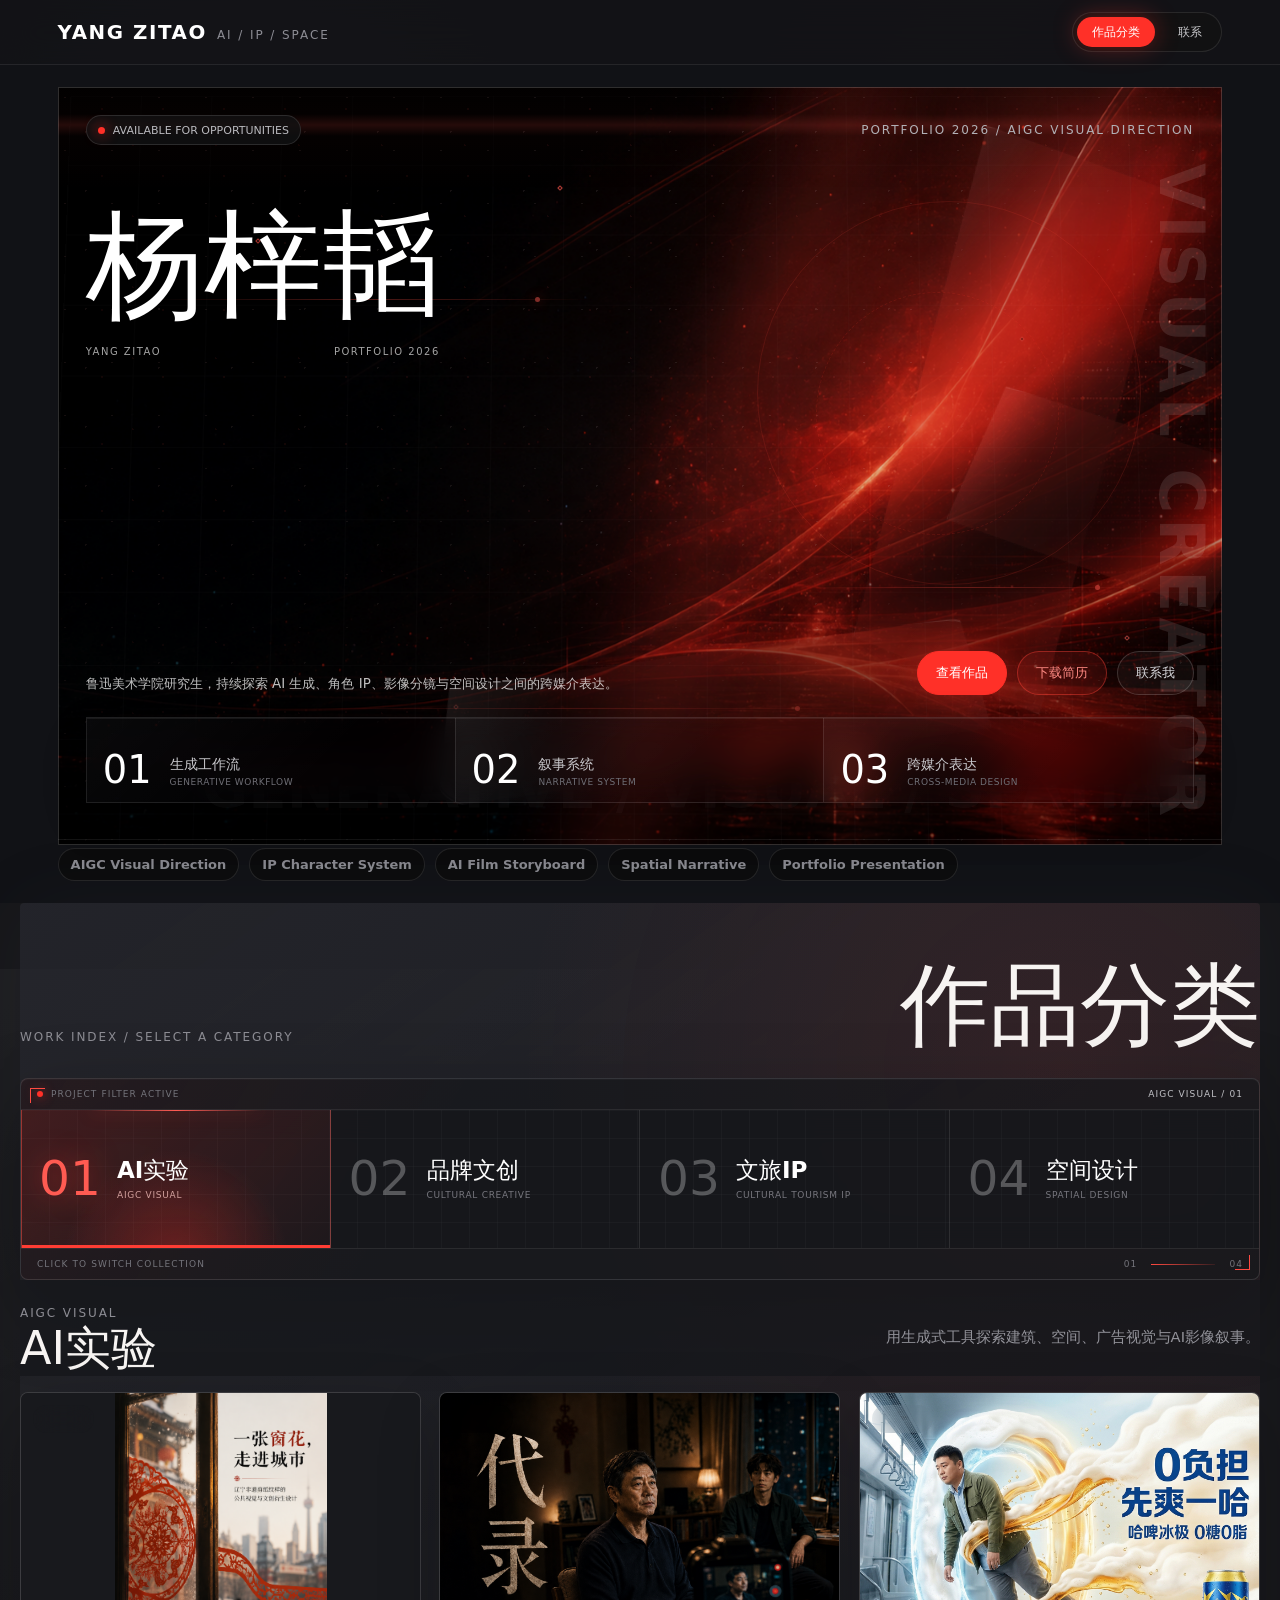
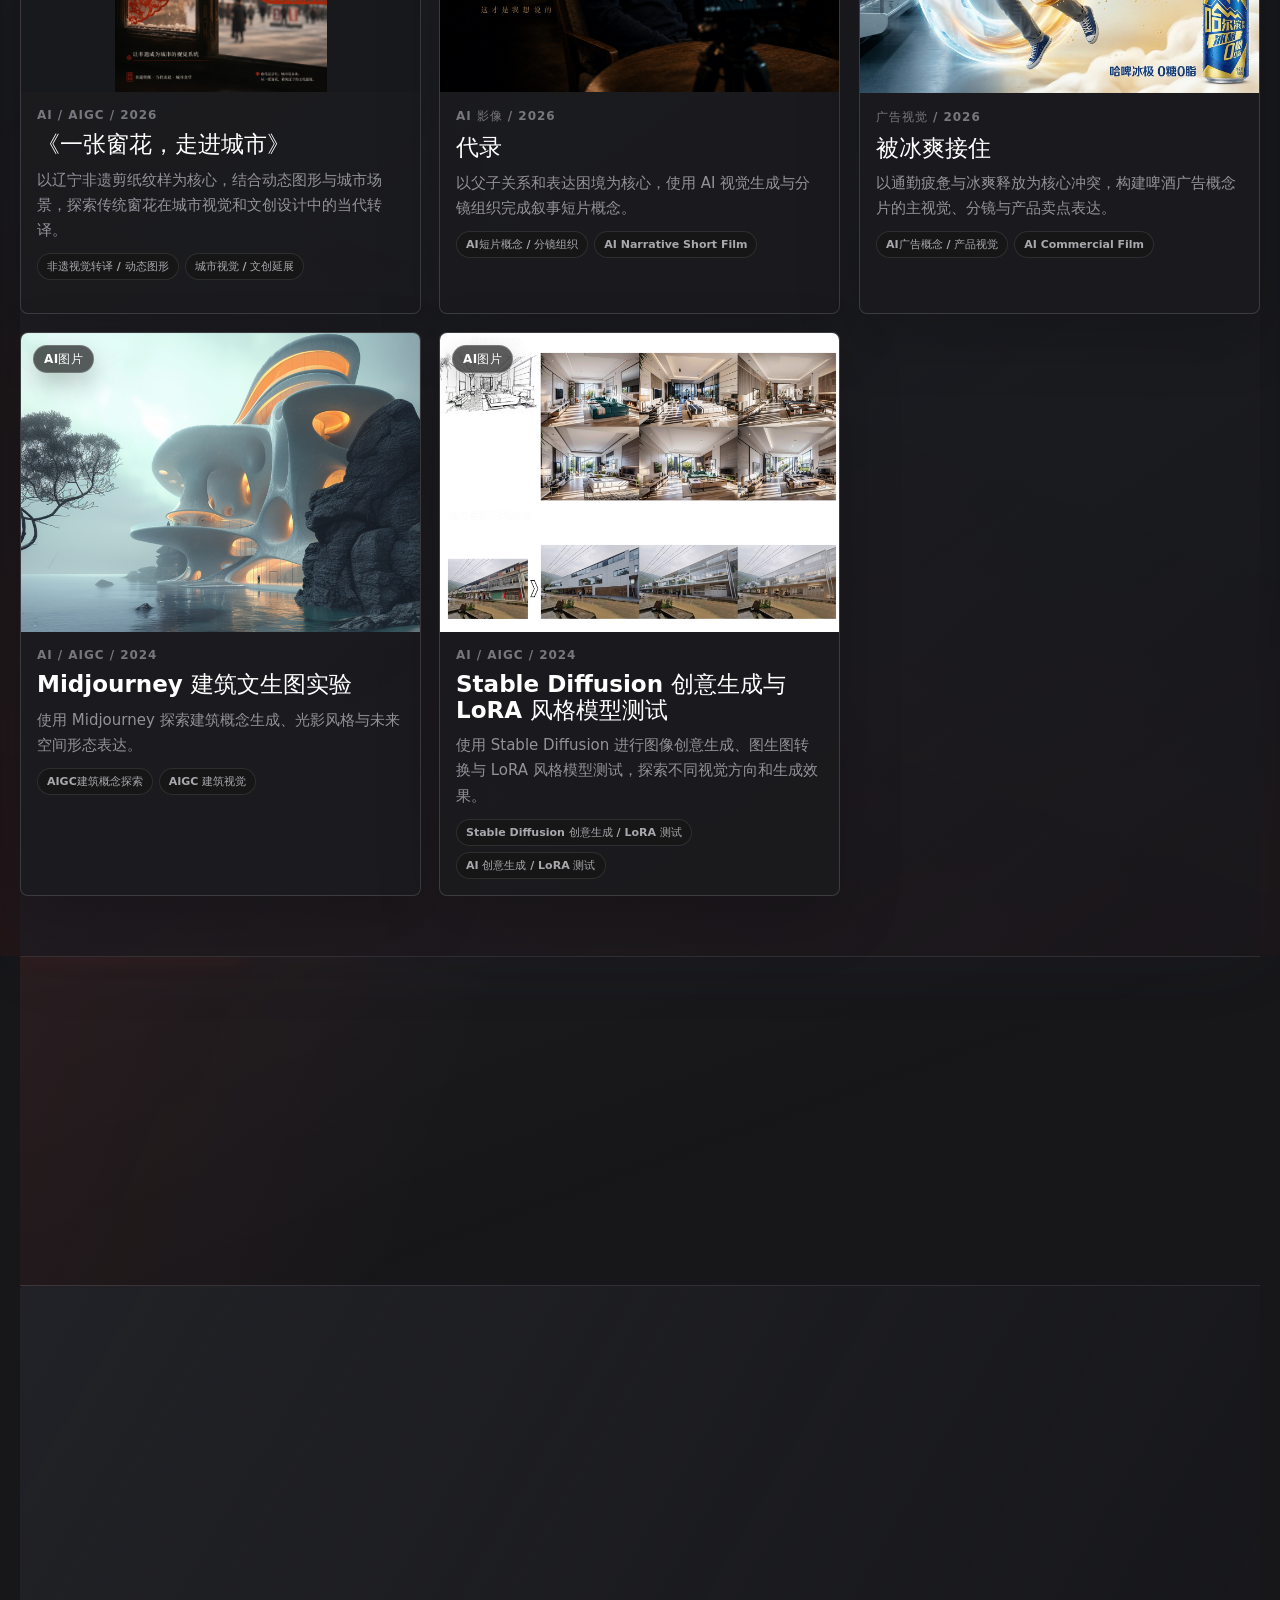
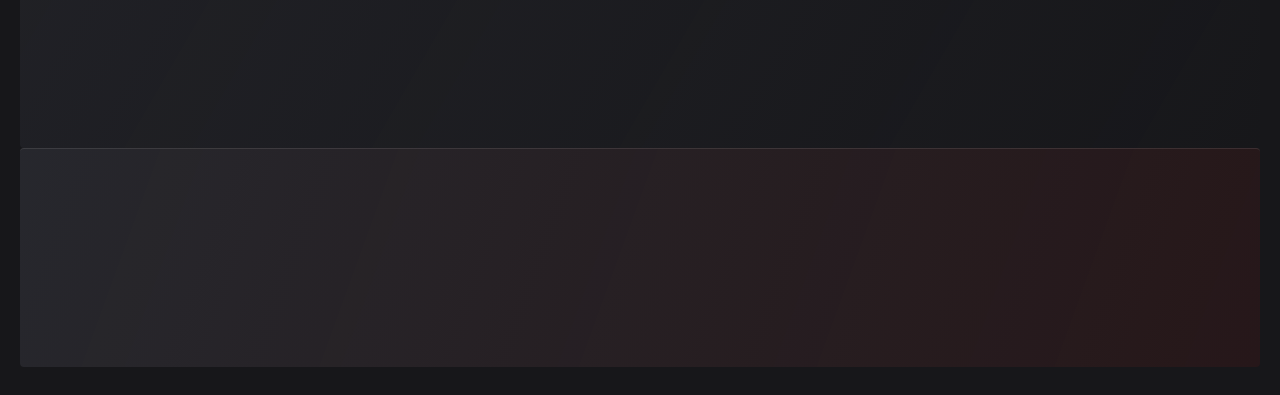
<file: index.html>
<!doctype html>
<html lang="zh-CN">
  <head>
    <meta charset="UTF-8" />
    <meta name="viewport" content="width=device-width, initial-scale=1.0" />
    <meta
      name="description"
      content="Yang Zitao Portfolio, featuring AIGC visual work, IP design, AI film and spatial design projects."
    />
    <title>Yang Zitao Portfolio | AIGC Visual / IP / Space</title>
    <link rel="stylesheet" href="./standalone-app.css?v=20260625-native-video-v1" />
    <style>
      .hero-gallery,
      #film,
      .film-section {
        display: none !important;
      }

      .hero-subtitle {
        display: none !important;
      }
    </style>
  </head>
  <body>
    <main id="app-fallback" class="fallback-shell">
      <section class="fallback-hero">
        <p>Portfolio 2026 / AIGC Visual Direction</p>
        <h1>杨梓韬</h1>
        <strong>AIGC 视觉、IP 文创与空间设计创作者</strong>
        <span>Yang Zitao Portfolio is loading. You can also open the resume and portfolio PDFs first.</span>
        <div>
          <a href="./public/resume.pdf">下载简历</a>
          <a href="./public/yang-zitao-ai.pdf">AI 作品集</a>
          <a href="./public/yang-zitao-environment-art.pdf">环境艺术作品集</a>
        </div>
      </section>
    </main>
    <div id="root"></div>
    <script>
      const enforcePortfolioUpdates = () => {
        document.querySelectorAll('.hero-gallery').forEach((node) => node.remove())
        document.querySelectorAll('#film, .film-section').forEach((node) => node.remove())
        document
          .querySelectorAll('.nav-links a[href="#film"], .nav-links a[href="#about"]')
          .forEach((node) => node.remove())

        document.querySelectorAll('.brandmark > span').forEach((node) => {
          if (node.textContent.trim() !== 'YANG ZITAO') {
            node.textContent = 'YANG ZITAO'
          }
        })
      }

      window.addEventListener('DOMContentLoaded', enforcePortfolioUpdates)
      window.addEventListener('load', enforcePortfolioUpdates)
      window.setTimeout(enforcePortfolioUpdates, 100)
      window.setTimeout(enforcePortfolioUpdates, 1000)
    </script>
    <script src="./standalone-app.js?v=20260625-native-video-v1"></script>
  </body>
</html>
</file>
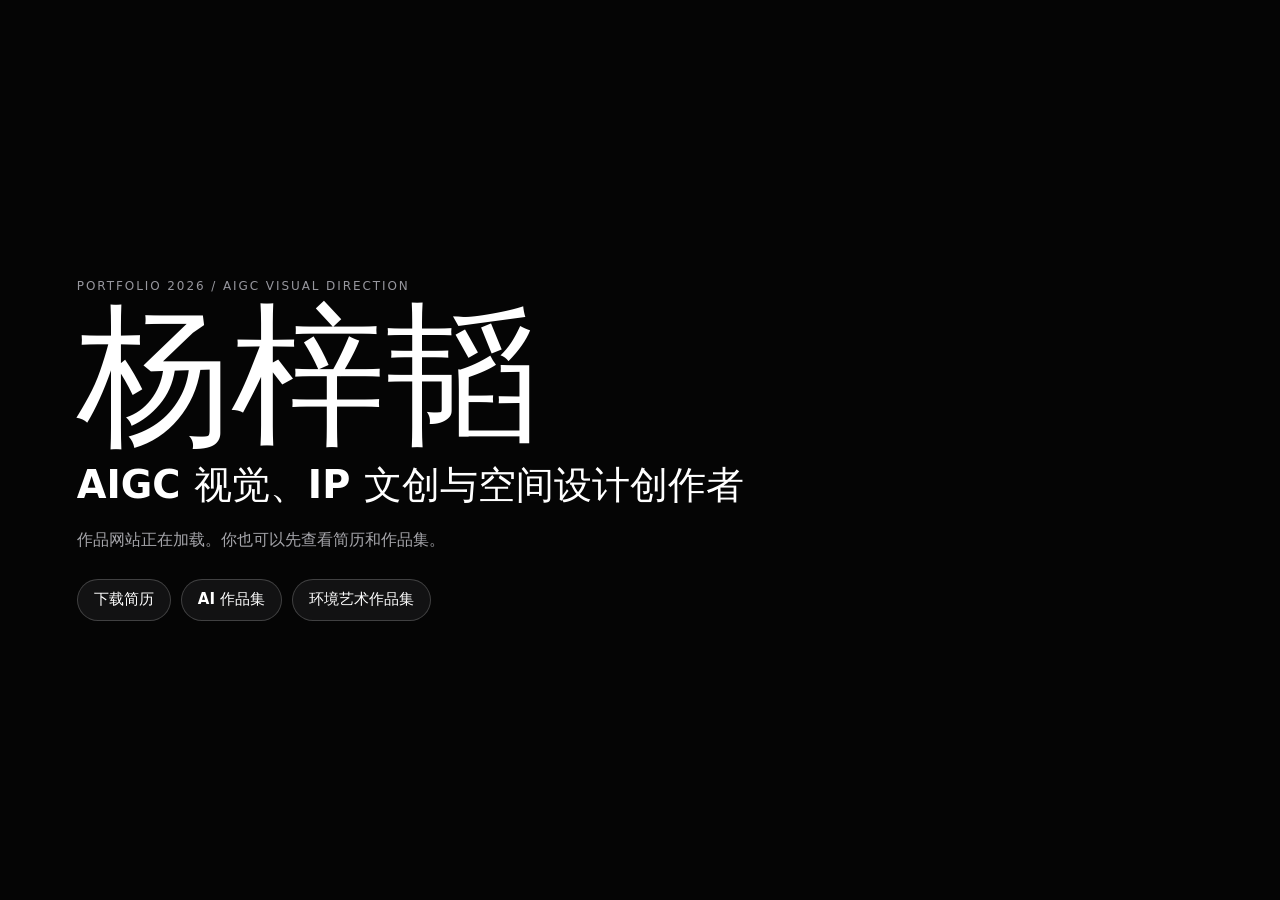
<file: github-upload/index.html>
<!doctype html>
<html lang="zh-CN">
  <head>
    <meta charset="UTF-8" />
    <meta name="viewport" content="width=device-width, initial-scale=1.0" />
    <meta
      name="description"
      content="杨梓韬个人求职作品网站，展示 AIGC 视觉、品牌文创、文旅 IP、AI 影像与空间设计作品。"
    />
    <title>杨梓韬作品集 | AIGC Visual / IP / Space</title>
    <link rel="stylesheet" href="./standalone-app.css?v=20260625-native-video-v1" />
    <style>
      .hero-gallery,
      #film,
      .film-section {
        display: none !important;
      }

      .hero-subtitle {
        display: none !important;
      }
    </style>
  </head>
  <body>
    <main id="app-fallback" class="fallback-shell">
      <section class="fallback-hero">
        <p>Portfolio 2026 / AIGC Visual Direction</p>
        <h1>杨梓韬</h1>
        <strong>AIGC 视觉、IP 文创与空间设计创作者</strong>
        <span>作品网站正在加载。你也可以先查看简历和作品集。</span>
        <div>
          <a href="./public/resume.pdf">下载简历</a>
          <a href="./public/yang-zitao-ai.pdf">AI 作品集</a>
          <a href="./public/yang-zitao-environment-art.pdf">环境艺术作品集</a>
        </div>
      </section>
    </main>
    <div id="root"></div>
    <script>
      const enforcePortfolioUpdates = () => {
        document.querySelectorAll('.hero-gallery').forEach((node) => node.remove())
        document.querySelectorAll('#film, .film-section').forEach((node) => node.remove())
        document
          .querySelectorAll('.nav-links a[href="#film"], .nav-links a[href="#about"]')
          .forEach((node) => node.remove())

        document.querySelectorAll('.brandmark > span').forEach((node) => {
          if (node.textContent.trim() !== 'YANG ZITAO') {
            node.textContent = 'YANG ZITAO'
          }
        })
      }

      window.addEventListener('DOMContentLoaded', enforcePortfolioUpdates)
      window.addEventListener('load', enforcePortfolioUpdates)
      window.setTimeout(enforcePortfolioUpdates, 100)
      window.setTimeout(enforcePortfolioUpdates, 1000)
    </script>
    <script src="./standalone-app.js?v=20260625-native-video-v1"></script>
  </body>
</html>
</file>
<file: standalone-app.css>
:root{color:#12161f;background:#eef2f3;font-family:Inter,ui-sans-serif,system-ui,-apple-system,BlinkMacSystemFont,Segoe UI,Microsoft YaHei,sans-serif;font-synthesis:none;text-rendering:optimizeLegibility;-webkit-font-smoothing:antialiased;--ink: #12161f;--muted: #64707d;--line: rgba(18, 22, 31, .13);--paper: #f7f9f8;--panel: rgba(255, 255, 255, .78);--teal: #17b8a6;--coral: #ff6b57;--navy: #111827}*{box-sizing:border-box}html{scroll-behavior:smooth}body{margin:0;min-width:320px;min-height:100vh;background:linear-gradient(120deg,rgba(23,184,166,.08),transparent 34%),linear-gradient(300deg,rgba(255,107,87,.08),transparent 38%),#eef2f3}body:before{position:fixed;top:0;right:0;bottom:0;left:0;z-index:-1;pointer-events:none;content:"";background-image:linear-gradient(rgba(18,22,31,.045) 1px,transparent 1px),linear-gradient(90deg,rgba(18,22,31,.045) 1px,transparent 1px);background-size:42px 42px;-webkit-mask-image:linear-gradient(to bottom,black,transparent 78%);mask-image:linear-gradient(to bottom,black,transparent 78%)}a{color:inherit;text-decoration:none}img{max-width:100%}button{font:inherit}.fallback-shell{min-height:100vh;display:grid;align-items:center;padding:clamp(28px,6vw,90px)}.app-ready .fallback-shell{display:none}.fallback-hero{max-width:980px}.fallback-hero p{margin:0 0 18px;color:var(--muted);font-size:12px;letter-spacing:.16em;text-transform:uppercase}.fallback-hero h1{margin:0;color:var(--ink);font-size:clamp(78px,12vw,172px);line-height:.84;font-weight:850}.fallback-hero strong{display:block;margin-top:24px;color:#17212e;font-size:clamp(24px,3vw,48px);line-height:1.08}.fallback-hero>span{display:block;max-width:620px;margin-top:20px;color:#4b5866;font-size:16px;line-height:1.7}.fallback-hero div{display:flex;flex-wrap:wrap;gap:10px;margin-top:26px}.fallback-hero a{min-height:42px;display:inline-flex;align-items:center;justify-content:center;border:1px solid rgba(18,22,31,.16);border-radius:999px;padding:0 16px;background:#ffffffad;color:var(--ink);font-size:15px;font-weight:720}.site-shell{width:100%;overflow:hidden}.topbar{position:sticky;top:0;z-index:30;display:flex;align-items:center;justify-content:space-between;gap:24px;padding:14px clamp(18px,4.5vw,76px);border-bottom:1px solid rgba(18,22,31,.08);background:#eef2f3c2;-webkit-backdrop-filter:blur(18px);backdrop-filter:blur(18px)}.brandmark{display:inline-flex;align-items:baseline;gap:12px}.brandmark span{color:var(--ink);font-size:clamp(24px,2.4vw,36px);font-weight:900}.brandmark small,.eyebrow,.section-heading span,.active-works-head span,.about-panel>span,.contact-section span{color:var(--muted);font-size:12px;letter-spacing:.16em;text-transform:uppercase}.nav-links{display:flex;flex-wrap:wrap;justify-content:flex-end;gap:8px}.nav-links a{min-height:36px;display:inline-flex;align-items:center;border:1px solid transparent;border-radius:999px;padding:0 13px;color:#27313d;font-size:14px;transition:transform .18s ease,border-color .18s ease,background .18s ease}.nav-links a:hover{transform:translateY(-2px);border-color:#17b8a661;background:#ffffffc7}.hero-section{position:relative;min-height:calc(100vh - 65px);display:grid;grid-template-columns:minmax(300px,.82fr) minmax(520px,1.18fr);align-items:center;gap:clamp(28px,5vw,86px);padding:clamp(42px,6vw,92px) clamp(18px,4.5vw,76px) 34px}.hero-copy-panel{position:relative;z-index:4;max-width:690px}.eyebrow{margin:0 0 18px}.hero-section h1{margin:0;color:var(--ink);font-size:clamp(78px,10vw,164px);line-height:.82;font-weight:850}.hero-subtitle{margin:24px 0 0;color:#17212e;font-size:clamp(24px,3vw,48px);line-height:1.08;font-weight:760}.hero-description{max-width:620px;margin:22px 0 0;color:#4b5866;font-size:clamp(16px,1.25vw,20px);line-height:1.75}.hero-actions{display:flex;flex-wrap:wrap;gap:10px;margin-top:28px}.primary-btn,.secondary-btn,.ghost-btn,.download-panel a,.contact-actions a{min-height:44px;display:inline-flex;align-items:center;justify-content:center;border:1px solid rgba(18,22,31,.16);border-radius:999px;padding:0 18px;font-size:15px;font-weight:720;transition:transform .18s ease,border-color .18s ease,background .18s ease,color .18s ease}.primary-btn,.contact-actions a{border-color:var(--navy);background:var(--navy);color:#fff}.secondary-btn{border-color:#17b8a666;background:#17b8a61f;color:#0c6058}.ghost-btn,.download-panel a{background:#ffffffad;color:var(--ink)}.primary-btn:hover,.secondary-btn:hover,.ghost-btn:hover,.download-panel a:hover,.contact-actions a:hover{transform:translateY(-2px);border-color:var(--coral);background:var(--coral);color:#fff}.hero-gallery{position:relative;min-height:min(680px,66vw);isolation:isolate;perspective:1200px}.hero-gallery:before{position:absolute;top:9%;right:10%;bottom:13%;left:8%;z-index:-1;content:"";border:1px solid rgba(18,22,31,.14);background:linear-gradient(135deg,#ffffffb3,#17b8a614),repeating-linear-gradient(90deg,rgba(18,22,31,.06) 0 1px,transparent 1px 26px);transform:skewY(-4deg)}.hero-frame{position:absolute;overflow:hidden;margin:0;border:1px solid rgba(18,22,31,.16);border-radius:8px;background:var(--paper);box-shadow:0 26px 74px #11182729;transform:translate(calc(var(--px) * var(--mx, 18px)),calc(var(--py) * var(--my, 18px))) rotate(var(--rot, 0deg));animation:floatFrame 7.5s ease-in-out infinite;animation-delay:calc(var(--i) * -.9s)}.hero-frame img{display:block;width:100%;height:100%;object-fit:cover;filter:saturate(1.04) contrast(.98);transition:transform .7s ease}.hero-frame:hover img{transform:scale(1.05)}.hero-frame figcaption{position:absolute;left:10px;bottom:10px;display:inline-flex;min-height:28px;align-items:center;border-radius:999px;padding:0 10px;background:#111827c7;color:#fff;font-size:12px;font-weight:760}.frame-one{--mx: -26px;--my: 20px;--rot: -3deg;left:3%;top:7%;width:46%;height:42%}.frame-two{--mx: 22px;--my: -18px;--rot: 4deg;right:2%;top:0;width:42%;height:34%}.frame-three{--mx: 32px;--my: 22px;--rot: 2deg;left:23%;top:34%;z-index:3;width:50%;height:43%}.frame-four{--mx: -20px;--my: -26px;--rot: -5deg;left:4%;bottom:0;width:37%;height:34%}.frame-five{--mx: 18px;--my: 28px;--rot: 3deg;right:1%;bottom:6%;width:36%;height:31%}.signal-card{position:absolute;right:18%;top:42%;z-index:5;display:grid;gap:4px;border:1px solid rgba(255,255,255,.38);border-radius:8px;padding:16px;background:#111827d6;color:#fff;box-shadow:0 20px 48px #11182733;transform:translate(calc(var(--px) * -16px),calc(var(--py) * 12px))}.signal-card span{color:var(--teal);font-size:32px;font-weight:850;line-height:1}.signal-card strong{font-size:13px}.signal-card small{color:#ffffffbd}.scan-line{position:absolute;left:0;right:0;top:18%;z-index:6;height:1px;background:linear-gradient(90deg,transparent,rgba(23,184,166,.95),transparent);animation:scanMove 5s ease-in-out infinite;pointer-events:none}.hero-ticker{grid-column:1 / -1;display:flex;gap:10px;overflow:hidden;padding-top:20px;border-top:1px solid rgba(18,22,31,.1)}.hero-ticker span{flex:0 0 auto;border:1px solid rgba(18,22,31,.12);border-radius:999px;padding:8px 12px;background:#ffffff94;color:#344253;font-size:13px;font-weight:720;animation:tickerDrift 18s linear infinite}.section-block{width:min(1580px,calc(100% - 40px));margin:0 auto;padding:clamp(76px,10vw,142px) 0}.section-heading{display:flex;align-items:end;justify-content:space-between;gap:24px;margin-bottom:30px}.section-heading h2{max-width:920px;margin:0;color:var(--ink);font-size:clamp(48px,8.8vw,136px);line-height:.86;font-weight:830}.category-grid{display:grid;grid-template-columns:repeat(5,minmax(0,1fr));gap:10px}.category-card{position:relative;overflow:hidden;min-height:360px;display:flex;flex-direction:column;align-items:flex-start;justify-content:flex-end;gap:8px;border:1px solid rgba(18,22,31,.13);border-radius:8px;padding:16px;background:#e7ecee;color:#fff;text-align:left;cursor:pointer;isolation:isolate;transition:transform .22s ease,border-color .22s ease,box-shadow .22s ease}.category-card:after{position:absolute;top:0;right:0;bottom:0;left:0;z-index:-1;content:"";background:linear-gradient(to top,#111827db,#1118271f 64%),linear-gradient(130deg,color-mix(in srgb,var(--accent),transparent 42%),transparent 62%)}.category-card img{position:absolute;top:0;right:0;bottom:0;left:0;z-index:-2;width:100%;height:100%;object-fit:cover;transition:transform .6s ease,filter .6s ease}.category-card span{color:color-mix(in srgb,var(--accent),white 42%);font-size:12px;font-weight:820;letter-spacing:.12em;text-transform:uppercase}.category-card strong{font-size:clamp(24px,2.3vw,36px);line-height:1}.category-card small{min-height:54px;color:#ffffffc7;font-size:14px;line-height:1.45}.category-card em{margin-top:8px;color:#ffffffb8;font-size:12px;font-style:normal;font-weight:760;letter-spacing:.1em;text-transform:uppercase}.category-card:hover,.category-card.is-active{transform:translateY(-6px);border-color:color-mix(in srgb,var(--accent),white 20%);box-shadow:0 24px 60px #11182729}.category-card:hover img,.category-card.is-active img{transform:scale(1.08);filter:saturate(1.12)}.active-works-head{display:grid;grid-template-columns:minmax(220px,.48fr) minmax(320px,.52fr);gap:24px;align-items:end;margin:clamp(44px,6vw,80px) 0 20px;padding-top:24px;border-top:1px solid rgba(18,22,31,.12)}.active-works-head h3{margin:8px 0 0;font-size:clamp(34px,5vw,72px);line-height:.95}.active-works-head p{margin:0;color:#4f5d69;font-size:clamp(17px,1.35vw,22px);line-height:1.55}.work-grid{display:grid;grid-template-columns:repeat(3,minmax(0,1fr));gap:14px}.work-card,.film-card,.featured-case,.about-panel,.download-panel{border:1px solid rgba(18,22,31,.12);border-radius:8px;background:#ffffffad;box-shadow:0 18px 48px #1118270f}.work-card{overflow:hidden}.work-card figure{margin:0;overflow:hidden;background:#dde5e5;aspect-ratio:4 / 3}.work-card img,.featured-case img,.film-card img{display:block;width:100%;height:100%;object-fit:cover;transition:transform .6s ease}.work-card:hover img,.featured-case:hover img,.film-card:hover img{transform:scale(1.04)}.work-card-copy{display:grid;gap:12px;padding:18px}.work-card-copy small,.featured-copy small,.film-card small{color:var(--muted);font-size:12px;font-weight:760;letter-spacing:.08em;text-transform:uppercase}.work-card h3,.featured-copy h3,.film-card h3{margin:0;color:var(--ink);font-size:clamp(22px,2vw,32px);line-height:1.1}.work-card p,.featured-copy p,.film-card p,.about-panel p{margin:0;color:#4d5a66;font-size:15px;line-height:1.68}.meta-row{display:flex;flex-wrap:wrap;gap:8px}.meta-row span,.about-tags span{display:inline-flex;min-height:30px;align-items:center;border:1px solid rgba(18,22,31,.1);border-radius:999px;padding:0 10px;background:#eef2f3bd;color:#344253;font-size:12px;font-weight:720}.text-link{width:fit-content;color:#0b756a;font-size:14px;font-weight:820;transition:color .18s ease}.text-link:hover{color:var(--coral)}.work-loading{margin:0;border:1px solid rgba(18,22,31,.12);border-radius:8px;padding:22px;background:#ffffffad;color:#4f5d69;font-size:17px;font-weight:720}.film-section{border-top:1px solid rgba(18,22,31,.1)}.film-layout{display:grid;gap:14px}.film-card{display:grid;grid-template-columns:minmax(320px,.58fr) minmax(300px,.42fr);gap:24px;overflow:hidden;padding:12px}.film-card figure{position:relative;overflow:hidden;margin:0;border-radius:6px;background:#111827;aspect-ratio:16 / 8.4}.film-card figure span{position:absolute;left:12px;top:12px;border-radius:999px;padding:7px 10px;background:#111827cc;color:#fff;font-size:12px;font-weight:800}.film-card>div{display:flex;flex-direction:column;justify-content:center;gap:14px;padding:12px 14px 12px 0}.film-card ul,.featured-copy ul{display:grid;gap:8px;margin:0;padding:0;list-style:none}.film-card li,.featured-copy li{position:relative;padding-left:16px;color:#3f4b56;font-size:14px;line-height:1.52}.film-card li:before,.featured-copy li:before{position:absolute;left:0;top:.68em;width:6px;height:6px;border-radius:999px;background:var(--teal);content:""}.featured-list{display:grid;gap:clamp(32px,5vw,70px)}.featured-case{position:relative;display:grid;grid-template-columns:minmax(460px,.64fr) minmax(320px,.36fr);gap:clamp(22px,3vw,42px);align-items:stretch;overflow:hidden;padding:12px}.featured-case:nth-child(2n){grid-template-columns:minmax(320px,.36fr) minmax(460px,.64fr)}.featured-case:nth-child(2n) figure{order:2}.featured-case figure{overflow:hidden;min-height:clamp(360px,45vw,620px);margin:0;border-radius:6px;background:#dde5e5}.featured-copy{display:flex;flex-direction:column;justify-content:center;gap:16px;padding:clamp(18px,3vw,34px)}.case-number{position:absolute;left:22px;top:20px;z-index:4;border-radius:999px;padding:8px 10px;background:#111827d1;color:#fff;font-size:12px;font-weight:850}.about-section{display:grid;grid-template-columns:minmax(0,1fr) minmax(260px,.36fr);gap:14px}.about-panel,.download-panel{padding:clamp(22px,4vw,42px)}.about-panel h2{max-width:760px;margin:12px 0 18px;font-size:clamp(42px,6.8vw,102px);line-height:.92}.about-panel p{max-width:800px;font-size:clamp(16px,1.45vw,22px)}.about-tags{display:flex;flex-wrap:wrap;gap:8px;margin-top:26px}.download-panel{display:flex;flex-direction:column;justify-content:end;gap:10px}.download-panel strong{margin-bottom:8px;font-size:22px}.contact-section{width:min(1580px,calc(100% - 40px));display:flex;align-items:end;justify-content:space-between;gap:24px;margin:0 auto 52px;padding:clamp(34px,5vw,58px) 0;border-top:1px solid rgba(18,22,31,.12)}.contact-section h2{margin:10px 0 0;font-size:clamp(52px,8.8vw,136px);line-height:.86}.contact-actions{display:flex;align-items:center;gap:14px}.contact-actions img{width:86px;height:86px;border:1px solid rgba(18,22,31,.12);border-radius:8px;background:#fff}[data-reveal]{opacity:0;transform:translateY(24px);transition:opacity .68s ease,transform .68s ease}[data-reveal].is-visible{opacity:1;transform:translateY(0)}@keyframes floatFrame{0%,to{translate:0 0}50%{translate:0 -12px}}@keyframes scanMove{0%,to{top:16%;opacity:.12}50%{top:78%;opacity:.9}}@keyframes tickerDrift{to{transform:translate(-120%)}}@media (max-width: 1180px){.hero-section{grid-template-columns:1fr}.hero-gallery{min-height:620px;width:min(100%,860px);margin:0 auto}.category-grid,.work-grid{grid-template-columns:repeat(2,minmax(0,1fr))}.category-card{min-height:320px}}@media (max-width: 860px){.topbar,.section-heading,.active-works-head,.about-section,.contact-section,.film-card,.featured-case,.featured-case:nth-child(2n){grid-template-columns:1fr}.topbar,.section-heading,.contact-section{align-items:flex-start;flex-direction:column}.hero-section{min-height:auto;padding-top:36px}.hero-gallery{min-height:520px}.frame-one{left:0;width:56%}.frame-two{width:48%}.frame-three{left:15%;width:68%}.frame-four{width:46%}.frame-five{width:44%}.category-grid,.work-grid{grid-template-columns:1fr}.film-card>div{padding:6px}.featured-case:nth-child(2n) figure{order:0}.featured-case figure{min-height:auto;aspect-ratio:4 / 3}.contact-actions{flex-wrap:wrap}}@media (max-width: 560px){.topbar,.hero-section{padding-left:14px;padding-right:14px}.nav-links{justify-content:flex-start}.section-block,.contact-section{width:min(100% - 28px,1580px)}.hero-section h1{font-size:clamp(68px,24vw,116px)}.hero-gallery{min-height:430px}.signal-card{right:6%;top:43%;padding:12px}.hero-ticker{padding-bottom:4px}.category-card{min-height:280px}.category-card small{min-height:0}.work-card-copy,.featured-copy,.about-panel,.download-panel{padding:16px}}@media (prefers-reduced-motion: reduce){*,*:before,*:after{scroll-behavior:auto!important;animation-duration:1ms!important;animation-iteration-count:1!important;transition-duration:1ms!important}}:root{color:#f7f4f2;background:#050505;--ink: #f7f4f2;--muted: #97979e;--line: rgba(255, 255, 255, .13);--paper: #101011;--panel: rgba(17, 17, 18, .92);--teal: #ff3b30;--coral: #ff3b30;--navy: #f7f4f2;--red: #ff3028;--red-dark: #8d0d0a}body{color:var(--ink);background:linear-gradient(135deg,#09090a,#121113 48%,#080809)}body:before{background-image:linear-gradient(rgba(255,255,255,.035) 1px,transparent 1px),linear-gradient(90deg,rgba(255,255,255,.035) 1px,transparent 1px);background-size:72px 72px;-webkit-mask-image:linear-gradient(to bottom,black,rgba(0,0,0,.45) 64%,transparent 92%);mask-image:linear-gradient(to bottom,black,rgba(0,0,0,.45) 64%,transparent 92%)}.fallback-shell{background:#050505}.fallback-hero h1,.fallback-hero strong{color:#fff}.fallback-hero>span{color:#a5a5aa}.fallback-hero a{border-color:#fff3;background:#121213;color:#fff}.topbar{padding-top:12px;padding-bottom:12px;border-bottom-color:#ffffff14;background:#050505d1}.brandmark{gap:10px}.brandmark span{color:#fff;font-size:clamp(17px,1.55vw,23px);font-weight:760;letter-spacing:.08em}.brandmark small,.eyebrow,.section-heading span,.active-works-head span,.about-panel>span,.contact-section span{color:#8d8d94}.nav-links{border:1px solid rgba(255,255,255,.1);border-radius:999px;padding:4px;background:#121213d6}.nav-links a{min-height:30px;padding:0 14px;color:#c8c8cc;font-size:12px}.nav-links a:first-child{background:var(--red);color:#fff;box-shadow:0 0 24px #ff302859}.nav-links a:hover{border-color:#ff453c66;background:#272728;color:#fff}.nav-links a:first-child:hover{background:#ff4c43}.hero-section{min-height:calc(100vh - 62px);grid-template-columns:minmax(340px,.82fr) minmax(540px,1.18fr);gap:clamp(24px,4vw,68px);padding-top:clamp(48px,6vw,86px);padding-bottom:24px;background:linear-gradient(115deg,#080809f2,#120d0eb8 55%,#070708eb);isolation:isolate}.hero-section:after{position:absolute;top:10%;right:4%;bottom:9%;left:4%;z-index:0;border:1px solid rgba(255,255,255,.055);border-radius:8px;content:"";pointer-events:none}.hero-copy-panel,.hero-gallery,.hero-ticker{z-index:2}.hero-atmosphere{position:absolute;top:0;right:0;bottom:0;left:0;z-index:0;overflow:hidden;pointer-events:none}.atmosphere-image{position:absolute;display:block;object-fit:cover;filter:grayscale(1) contrast(1.25) brightness(.42);opacity:.2}.atmosphere-installation{right:-7%;top:-8%;width:54%;height:72%;object-position:56% 50%;transform:translate(calc(var(--px) * -20px),calc(var(--py) * -12px)) rotate(-7deg);-webkit-mask-image:linear-gradient(110deg,transparent 2%,black 28%,black 76%,transparent 100%);mask-image:linear-gradient(110deg,transparent 2%,black 28%,black 76%,transparent 100%);animation:atmosphereFloatOne 7.5s ease-in-out infinite}.atmosphere-ip{left:-7%;bottom:-22%;width:45%;height:60%;object-position:30% 42%;transform:translate(calc(var(--px) * 14px),calc(var(--py) * 10px)) rotate(5deg);filter:grayscale(1) contrast(1.3) brightness(.34);opacity:.14;-webkit-mask-image:linear-gradient(70deg,transparent,black 32%,black 65%,transparent 95%);mask-image:linear-gradient(70deg,transparent,black 32%,black 65%,transparent 95%);animation:atmosphereFloatTwo 9s ease-in-out infinite}.atmosphere-grid{position:absolute;top:8%;right:3%;bottom:10%;left:3%;border:1px solid rgba(255,255,255,.055);background-image:linear-gradient(rgba(255,255,255,.035) 1px,transparent 1px),linear-gradient(90deg,rgba(255,255,255,.035) 1px,transparent 1px);background-size:46px 46px;transform:perspective(900px) rotateX(3deg);animation:gridTravel 11s linear infinite}.atmosphere-beam{position:absolute;left:25%;top:-34%;width:32%;height:168%;background:linear-gradient(90deg,transparent,rgba(255,39,30,.05) 18%,rgba(255,56,45,.22) 50%,rgba(255,39,30,.05) 82%,transparent);transform:rotate(17deg);filter:blur(18px);animation:beamDrift 5.5s ease-in-out infinite}.atmosphere-scan{position:absolute;left:0;right:0;top:-4%;height:18%;background:linear-gradient(to bottom,transparent,rgba(255,55,45,.025) 42%,rgba(255,76,65,.2) 50%,rgba(255,55,45,.025) 58%,transparent);opacity:.74;animation:atmosphereScan 5.8s linear infinite}.atmosphere-ring{position:absolute;border:1px solid rgba(255,68,57,.24);border-radius:50%;pointer-events:none}.ring-one{right:21%;top:16%;width:30vw;max-width:440px;aspect-ratio:1;box-shadow:inset 0 0 34px #ff241c09,0 0 38px #ff241c09;animation:ringPulse 6s ease-in-out infinite}.ring-two{right:27%;top:26%;width:19vw;max-width:280px;aspect-ratio:1;border-style:dashed;animation:ringSpin 8s linear infinite,ringPulse 4.5s ease-in-out infinite reverse}.atmosphere-noise{position:absolute;top:0;right:0;bottom:0;left:0;opacity:.09;background-image:radial-gradient(circle at 15% 20%,#fff 0 1px,transparent 1px),radial-gradient(circle at 72% 33%,#ff5147 0 1px,transparent 1px),radial-gradient(circle at 38% 76%,#fff 0 1px,transparent 1px),radial-gradient(circle at 90% 82%,#ff5147 0 1px,transparent 1px);background-size:47px 53px,61px 67px,73px 59px,83px 71px;animation:noiseShift 1.4s steps(2,end) infinite;mix-blend-mode:screen}.data-stream{position:absolute;height:1px;overflow:visible;background:linear-gradient(90deg,transparent,rgba(255,79,68,.62),transparent);opacity:.5}.data-stream:after{position:absolute;right:12%;top:-2px;width:5px;height:5px;border-radius:50%;background:#ff574e;box-shadow:0 0 12px #ff3f35e6;content:""}.stream-one{left:8%;top:28%;width:38%;animation:streamTravel 4.8s ease-in-out infinite}.stream-two{right:7%;top:66%;width:29%;animation:streamTravel 6s ease-in-out infinite reverse}.stream-three{left:18%;bottom:18%;width:52%;opacity:.28;animation:streamTravel 7.5s ease-in-out infinite 1s}.signal-points span{position:absolute;width:4px;height:4px;border:1px solid rgba(255,92,82,.82);background:#130807;transform:rotate(45deg);animation:signalBlink 2.4s ease-in-out infinite}.signal-points span:nth-child(1){left:17%;top:20%}.signal-points span:nth-child(2){left:43%;top:13%;animation-delay:.7s}.signal-points span:nth-child(3){right:17%;top:33%;animation-delay:1.4s}.signal-points span:nth-child(4){left:34%;bottom:18%;animation-delay:2.1s}.signal-points span:nth-child(5){right:8%;bottom:27%;animation-delay:2.8s}.atmosphere-type{position:absolute;right:2.2%;bottom:12%;color:#ffffff21;font-size:clamp(42px,6vw,96px);line-height:.8;font-weight:760;writing-mode:vertical-rl;animation:typeDrift 6.5s ease-in-out infinite}.availability-badge{width:fit-content;display:inline-flex;align-items:center;gap:8px;min-height:30px;margin-bottom:24px;border:1px solid rgba(255,255,255,.12);border-radius:999px;padding:0 11px;background:#121213d1;color:#b9b9be;font-size:11px;text-transform:uppercase}.availability-badge span{width:7px;height:7px;border-radius:50%;background:var(--red);box-shadow:0 0 14px var(--red);animation:statusPulse 2s ease-in-out infinite}.eyebrow{margin-bottom:14px;color:#b1b1b6}.hero-section h1{color:#fff;font-size:clamp(82px,10vw,166px);line-height:.78;font-weight:760;letter-spacing:0}.hero-subtitle{max-width:660px;margin-top:24px;color:#fff;font-size:clamp(30px,3.5vw,58px);line-height:.98;font-weight:520}.hero-description{max-width:560px;color:#9c9ca3;font-size:clamp(15px,1.1vw,18px);line-height:1.68}.primary-btn,.secondary-btn,.ghost-btn,.download-panel a,.contact-actions a{border-color:#ffffff29;background:#151516;color:#fff;font-size:13px}.primary-btn{border-color:var(--red);background:var(--red);box-shadow:0 0 28px #ff302842}.secondary-btn{border-color:#ff443a66;background:#ff30281f;color:#ff8b84}.ghost-btn{background:#ffffff0a;color:#d6d6da}.primary-btn:hover,.secondary-btn:hover,.ghost-btn:hover,.download-panel a:hover,.contact-actions a:hover{border-color:#fff;background:#fff;color:#050505}.hero-metrics{display:grid;grid-template-columns:repeat(3,minmax(0,1fr));gap:8px;margin-top:32px}.hero-metrics div{min-height:102px;display:flex;flex-direction:column;justify-content:flex-end;border:1px solid rgba(255,255,255,.1);border-radius:8px;padding:14px;background:linear-gradient(145deg,#ffffff0e,#ffffff04)}.hero-metrics strong{color:#fff;font-size:clamp(30px,3vw,48px);line-height:1;font-weight:500}.hero-metrics span{display:grid;gap:4px;margin-top:8px;color:#c9c9cd;font-size:14px;font-weight:560;line-height:1.15}.hero-metrics span small{color:#6f6f76;font-size:9px;font-weight:500;letter-spacing:.06em;text-transform:uppercase}.hero-gallery{min-height:min(720px,68vw);overflow:hidden;border:1px solid rgba(255,255,255,.08);border-radius:8px;background:#070707}.hero-gallery:before{top:0;right:0;bottom:0;left:0;z-index:0;border:0;background:radial-gradient(circle at 50% 42%,rgba(255,37,28,.32),transparent 30%),linear-gradient(rgba(255,255,255,.022) 1px,transparent 1px),linear-gradient(90deg,rgba(255,255,255,.022) 1px,transparent 1px),#070707;background-size:auto,32px 32px,32px 32px,auto;transform:none}.hero-core{position:absolute;top:2%;right:2%;bottom:2%;left:2%;z-index:2;overflow:hidden;margin:0;border-radius:6px;transform:translate(calc(var(--px) * 16px),calc(var(--py) * 12px)) scale(1.03);transition:transform .16s ease-out}.hero-core img{display:block;width:100%;height:100%;object-fit:cover;object-position:center 32%;filter:grayscale(1) contrast(1.35) brightness(.48);transform:scale(1.08);animation:coreBreath 11s ease-in-out infinite}.core-shade{position:absolute;top:0;right:0;bottom:0;left:0;background:linear-gradient(90deg,rgba(5,5,5,.72),transparent 35%,rgba(5,5,5,.12) 68%,rgba(5,5,5,.68)),linear-gradient(to top,rgba(5,5,5,.94),transparent 38%)}.hero-core:after{position:absolute;top:0;right:0;bottom:0;left:0;content:"";background:linear-gradient(135deg,rgba(255,17,8,.9),rgba(143,0,0,.32) 48%,transparent 72%),radial-gradient(circle at 65% 38%,rgba(255,72,56,.52),transparent 31%);mix-blend-mode:color}.hero-core figcaption{position:absolute;left:22px;bottom:18px;z-index:4;display:grid;gap:4px}.hero-core figcaption span{color:#ff6c64;font-size:10px;letter-spacing:.12em}.hero-core figcaption strong{color:#fff;font-size:18px;font-weight:520}.hero-satellite{position:absolute;z-index:6;overflow:hidden;margin:0;border:1px solid rgba(255,255,255,.17);border-radius:7px;background:#0a0a0b;box-shadow:0 22px 64px #000000b8,0 0 34px #ff241c24;transform:translate(calc(var(--px) * var(--sx)),calc(var(--py) * var(--sy)));transition:transform .16s ease-out}.hero-satellite:after{position:absolute;top:0;right:0;bottom:0;left:0;content:"";background:linear-gradient(145deg,rgba(255,29,20,.52),transparent 58%);mix-blend-mode:color}.hero-satellite img{display:block;width:100%;height:100%;object-fit:cover;filter:grayscale(.85) contrast(1.18) brightness(.68)}.hero-satellite figcaption{position:absolute;left:9px;bottom:8px;z-index:2;color:#fff;font-size:9px;letter-spacing:.09em;text-transform:uppercase}.satellite-one{--sx: -22px;--sy: 16px;left:3%;top:7%;width:25%;height:23%}.satellite-two{--sx: 20px;--sy: -18px;right:3%;bottom:6%;width:27%;height:22%}.hero-orbit{position:absolute;z-index:4;border:1px solid rgba(255,71,61,.24);border-radius:50%;pointer-events:none}.orbit-one{width:48%;aspect-ratio:1;right:10%;top:12%;animation:orbitSpin 18s linear infinite}.orbit-two{width:34%;aspect-ratio:1;right:17%;top:22%;border-style:dashed;animation:orbitSpin 13s linear infinite reverse}.signal-card{right:3%;top:6%;border-color:#ff483e61;background:#080809e6;box-shadow:0 0 44px #ff251c33}.signal-card span{color:var(--red);font-size:clamp(28px,3.4vw,52px)}.hero-coordinate,.hero-side-index{position:absolute;z-index:7;color:#ffffff7a;font-size:9px;letter-spacing:.12em;text-transform:uppercase}.coordinate-one{left:31%;top:5%}.coordinate-two{left:3%;bottom:4%}.hero-side-index{right:2%;top:42%;display:grid;gap:5px;justify-items:end;writing-mode:vertical-rl}.hero-side-index strong{color:#ff665e;font-weight:650}.scan-line{z-index:8;background:linear-gradient(90deg,transparent,rgba(255,53,44,.95),transparent)}.hero-ticker{border-top-color:#ffffff14}.hero-ticker span{border-color:#ffffff1a;background:#0d0d0eeb;color:#88888e}.manifesto-band{width:min(1580px,calc(100% - 40px));display:grid;grid-template-columns:minmax(180px,.25fr) minmax(0,.75fr);gap:clamp(28px,6vw,100px);margin:0 auto;padding:clamp(72px,9vw,130px) 0;border-top:1px solid rgba(255,255,255,.09);border-bottom:1px solid rgba(255,255,255,.09);background:linear-gradient(105deg,rgba(255,48,40,.08),transparent 34%),linear-gradient(155deg,rgba(255,255,255,.035),transparent 58%)}.manifesto-band>span{color:#77777d;font-size:11px;text-transform:uppercase}.manifesto-band p{max-width:1120px;margin:0;color:#f5f2ef;font-size:clamp(34px,4.8vw,76px);line-height:1.02;font-weight:480}.manifesto-band em{color:var(--red);font-style:normal}.section-heading h2,.active-works-head h3,.about-panel h2,.contact-section h2{color:#f7f4f2;font-weight:520}.section-heading h2{font-size:clamp(54px,8.5vw,132px)}.work-categories{position:relative}.work-categories:before{position:absolute;top:4%;right:-10vw;bottom:0;left:-10vw;z-index:-1;content:"";background:linear-gradient(145deg,rgba(255,255,255,.035),transparent 38%),linear-gradient(20deg,rgba(115,12,10,.12),transparent 42%)}.category-grid{gap:12px}.category-card{min-height:390px;border-color:#ffffff1a;background:#0c0c0d}.category-card:after{background:linear-gradient(to top,#050505f5,#0505051f 68%),linear-gradient(135deg,color-mix(in srgb,var(--accent),transparent 62%),transparent 58%)}.category-card img{filter:grayscale(.75) contrast(1.08) brightness(.72)}.category-card span{color:var(--accent)}.category-card:hover,.category-card.is-active{border-color:#ff3a30a6;box-shadow:0 22px 66px #ff1f181f}.category-card:hover img,.category-card.is-active img{filter:grayscale(.1) saturate(1.1) contrast(1.04) brightness(.82)}.active-works-head{border-top-color:#ffffff1a}.active-works-head p,.work-card p,.featured-copy p,.film-card p,.about-panel p{color:#929299}.work-card,.film-card,.featured-case,.about-panel,.download-panel{border-color:#ffffff1c;background:#0d0d0e;box-shadow:0 20px 64px #00000047}.work-card figure,.featured-case figure,.film-card figure{background:#070707}.work-card h3,.featured-copy h3,.film-card h3{color:#fff}.work-card-copy small,.featured-copy small,.film-card small{color:#77777e}.meta-row span,.about-tags span{border-color:#ffffff1a;background:#161617;color:#a8a8ad}.text-link{color:#ff645c}.text-link:hover{color:#fff}.film-section{border-top-color:#ffffff17;background:linear-gradient(120deg,rgba(255,54,43,.065),transparent 28%),linear-gradient(300deg,rgba(255,255,255,.028),transparent 42%)}.film-card figure span{border:1px solid rgba(255,65,55,.35);background:#050505db;color:#ff817a}.film-card li,.featured-copy li{color:#a2a2a8}.film-card li:before,.featured-copy li:before{background:var(--red);box-shadow:0 0 8px #ff302899}.case-number{border:1px solid rgba(255,255,255,.12);background:#050505d9}.download-panel strong{color:#fff}.contact-section{border-top-color:#ffffff1a}.contact-actions img{border-color:#ffffff24;background:#fff}@keyframes statusPulse{0%,to{opacity:.55;transform:scale(.82)}50%{opacity:1;transform:scale(1.12)}}@keyframes orbitSpin{to{transform:rotate(360deg)}}@keyframes beamDrift{0%,to{opacity:.62;translate:-3% 0}50%{opacity:1;translate:5% 0}}@keyframes atmosphereFloatOne{0%,to{translate:0 0;scale:1}50%{translate:-2.5% 2%;scale:1.035}}@keyframes atmosphereFloatTwo{0%,to{translate:0 0}50%{translate:3% -2%}}@keyframes gridTravel{to{background-position:46px 46px,46px 46px}}@keyframes atmosphereScan{0%{transform:translateY(-25vh);opacity:0}12%{opacity:.72}88%{opacity:.72}to{transform:translateY(115vh);opacity:0}}@keyframes streamTravel{0%,to{transform:translate(-5%);opacity:.16}50%{transform:translate(10%);opacity:.64}}@keyframes signalBlink{0%,to{opacity:.16;box-shadow:none}50%{opacity:1;box-shadow:0 0 12px #ff463ce6}}@keyframes typeDrift{0%,to{transform:translateY(0);opacity:.72}50%{transform:translateY(-18px);opacity:1}}@keyframes coreBreath{0%,to{transform:scale(1.08);filter:grayscale(1) contrast(1.35) brightness(.48)}50%{transform:scale(1.12);filter:grayscale(1) contrast(1.42) brightness(.56)}}@keyframes ringPulse{0%,to{opacity:.24;transform:scale(.9)}50%{opacity:.7;transform:scale(1.08)}}@keyframes ringSpin{to{rotate:360deg}}@keyframes noiseShift{0%{transform:translate(0)}25%{transform:translate(-7px,4px)}50%{transform:translate(5px,-6px)}75%{transform:translate(8px,3px)}to{transform:translate(-3px,-5px)}}@media (max-width: 1180px){.hero-section{grid-template-columns:1fr}.hero-copy-panel{max-width:800px}.hero-gallery{min-height:680px}}@media (max-width: 860px){.manifesto-band{grid-template-columns:1fr}.hero-metrics{grid-template-columns:repeat(3,minmax(110px,1fr))}.hero-gallery{min-height:540px}}@media (max-width: 560px){.nav-links{border-radius:8px}.hero-section{padding-top:28px}.hero-section:after{display:none}.hero-section h1{font-size:clamp(70px,23vw,108px)}.hero-subtitle{font-size:clamp(30px,10vw,46px)}.hero-metrics{grid-template-columns:1fr}.hero-metrics div{min-height:86px}.hero-gallery{min-height:430px}.satellite-one{width:33%;height:25%}.satellite-two{width:34%;height:24%}.signal-card{padding:10px}.atmosphere-installation,.atmosphere-ip{opacity:.1}.data-stream,.signal-points,.atmosphere-type,.ring-two,.atmosphere-noise{display:none}.manifesto-band{width:min(100% - 28px,1580px)}}.hero-section{grid-template-columns:minmax(0,1fr)}.hero-copy-panel{max-width:920px}.hero-metrics{max-width:820px}.work-categories .section-heading{align-items:end;margin-bottom:34px}.work-categories .section-heading h2{font-size:clamp(52px,7vw,104px)}.category-tabs{display:grid;grid-template-columns:repeat(5,minmax(0,1fr));overflow:hidden;border:1px solid rgba(255,255,255,.12);border-radius:8px;background:#0a0a0bc7;-webkit-backdrop-filter:blur(16px);backdrop-filter:blur(16px)}.category-tab{position:relative;min-width:0;min-height:116px;display:grid;grid-template-columns:auto 1fr auto;grid-template-rows:auto auto;column-gap:10px;align-content:center;border:0;border-right:1px solid rgba(255,255,255,.1);padding:18px;background:transparent;color:#fff;text-align:left;cursor:pointer;transition:background .22s ease,color .22s ease}.category-tab:last-child{border-right:0}.category-tab:after{position:absolute;left:0;right:100%;bottom:0;height:3px;background:var(--red);content:"";transition:right .26s ease}.category-tab>span{grid-row:1 / 3;align-self:start;color:#696970;font-size:10px;font-weight:700}.category-tab strong{overflow-wrap:anywhere;font-size:clamp(17px,1.45vw,23px);line-height:1.05;font-weight:560}.category-tab small{margin-top:7px;color:#77777e;font-size:9px;letter-spacing:.08em;text-transform:uppercase}.category-tab em{grid-column:3;grid-row:1 / 3;align-self:center;color:#77777e;font-size:22px;font-style:normal;font-weight:400}.category-tab:hover{background:#ffffff0b}.category-tab.is-active{background:linear-gradient(135deg,#ff30283d,#ff30280a),#141011}.category-tab.is-active:after{right:0}.category-tab.is-active>span,.category-tab.is-active em{color:#ff716a}.category-tab.is-active small{color:#d2a09d}.category-result-head{grid-template-columns:minmax(220px,.34fr) minmax(320px,.66fr);min-height:0;margin-top:0;margin-bottom:14px;padding:22px 0 10px;align-items:center;border-top:0}.category-result-head h3{margin-top:5px;font-size:clamp(30px,3.6vw,52px);line-height:.98}.category-result-head p{max-width:620px;justify-self:end;font-size:clamp(14px,1.15vw,18px);line-height:1.5}@media (max-width: 980px){.category-tabs{grid-template-columns:repeat(5,minmax(190px,1fr));overflow-x:auto;scrollbar-width:thin}}@media (max-width: 560px){.work-categories .section-heading h2{font-size:50px}.category-tabs{grid-template-columns:repeat(5,170px)}.category-tab{min-height:98px;padding:14px}.category-result-head{min-height:0;margin-top:0;padding:18px 0 8px}.category-result-head h3{font-size:34px}.category-result-head p{justify-self:start}}.category-console{position:relative;overflow:hidden;border:1px solid rgba(255,255,255,.12);border-radius:8px;background:linear-gradient(120deg,rgba(255,50,41,.06),transparent 34%),#09090ae0;box-shadow:0 28px 80px #00000047,inset 0 1px #ffffff06}.category-console:before,.category-console:after{position:absolute;z-index:5;width:14px;height:14px;pointer-events:none;content:""}.category-console:before{left:9px;top:9px;border-left:1px solid #ff4a41;border-top:1px solid #ff4a41}.category-console:after{right:9px;bottom:9px;border-right:1px solid #ff4a41;border-bottom:1px solid #ff4a41}.category-console-head,.category-console-foot{position:relative;z-index:4;display:flex;align-items:center;justify-content:space-between;gap:14px;padding:10px 16px;color:#74747b;font-size:9px;letter-spacing:.12em;text-transform:uppercase}.category-console-head{border-bottom:1px solid rgba(255,255,255,.08)}.category-console-head>span{display:inline-flex;align-items:center;gap:8px}.category-console-head i{width:6px;height:6px;border-radius:50%;background:var(--red);box-shadow:0 0 12px #ff3028e6;animation:statusPulse 2s ease-in-out infinite}.category-console-head small{color:#c1c1c6;font-size:inherit}.category-console-foot{justify-content:flex-end;border-top:1px solid rgba(255,255,255,.08)}.category-console-foot>span:first-child{margin-right:auto}.category-console-foot i{width:64px;height:1px;background:linear-gradient(90deg,#ff4940,#ff49401f)}.category-tabs{position:relative;isolation:isolate;overflow:hidden;border:0;border-radius:0;background:linear-gradient(rgba(255,255,255,.025) 1px,transparent 1px),linear-gradient(90deg,rgba(255,255,255,.025) 1px,transparent 1px);background-size:28px 28px}.category-active-track{position:absolute;left:calc(var(--active-index) * 20%);top:0;bottom:0;z-index:-1;width:20%;border-left:1px solid rgba(255,74,64,.52);border-right:1px solid rgba(255,74,64,.3);background:radial-gradient(circle at 50% 110%,rgba(255,47,38,.3),transparent 52%),linear-gradient(135deg,#ff362d2e,#ff362d09);box-shadow:inset 0 -3px #ff3d34;transition:left .48s cubic-bezier(.22,1,.36,1),background .22s ease}.category-active-track:before{position:absolute;left:50%;top:0;width:56%;height:1px;background:linear-gradient(90deg,transparent,#ff5b53,transparent);content:"";transform:translate(-50%);box-shadow:0 0 16px #ff3c33b8}.category-scan{position:absolute;left:-18%;top:0;bottom:0;z-index:1;width:14%;pointer-events:none;background:linear-gradient(90deg,transparent,rgba(255,255,255,.07),transparent);transform:skew(-18deg);animation:categoryScan 6.5s ease-in-out infinite}.category-tab{z-index:2;min-height:126px;background:transparent}.category-tab:after{display:none}.category-tab:hover{background:#ffffff09}.category-tab.is-active{background:transparent}.category-tab strong{transition:color .18s ease,transform .24s ease}.category-tab:hover strong{color:#ff7a73;transform:translate(3px)}.category-tab.is-active strong{color:#fff}.category-tab.is-active em{text-shadow:0 0 20px rgba(255,69,60,.58)}@keyframes categoryScan{0%,12%{left:-18%;opacity:0}24%{opacity:1}75%{opacity:.75}88%,to{left:108%;opacity:0}}@media (max-width: 980px) and (min-width: 701px){.category-tabs{grid-template-columns:repeat(5,minmax(0,1fr));overflow:hidden}.category-tab{min-height:114px;padding:13px 9px;column-gap:6px}.category-tab strong{font-size:16px}.category-tab em{font-size:18px}}@media (max-width: 700px){.category-console{overflow:visible}.category-tabs{grid-template-columns:repeat(5,168px);overflow-x:auto;scroll-snap-type:x proximity}.category-active-track{display:none}.category-tab{min-height:100px;scroll-snap-align:start}.category-tab.is-active{background:linear-gradient(135deg,#ff302838,#ff30280a),#141011;box-shadow:inset 0 -3px var(--red)}}.section-transition{position:relative;width:min(1580px,calc(100% - 40px));display:grid;grid-template-columns:minmax(300px,.58fr) minmax(260px,.42fr);gap:clamp(24px,5vw,80px);align-items:end;overflow:hidden;margin:0 auto;border-top:1px solid rgba(255,255,255,.1);border-bottom:1px solid rgba(255,255,255,.1);padding:clamp(32px,4vw,54px) 0 22px}.section-transition:before{position:absolute;left:0;top:-1px;width:18%;height:1px;background:var(--red);box-shadow:0 0 18px #ff3028b3;content:"";animation:transitionLine 5s ease-in-out infinite}.transition-heading>span{color:#77777e;font-size:10px;letter-spacing:.12em;text-transform:uppercase}.transition-heading h2{margin:10px 0 0;color:#f7f4f2;font-size:clamp(38px,5.4vw,78px);line-height:.92;font-weight:520}.transition-heading p{max-width:550px;margin:16px 0 0;color:#85858c;font-size:clamp(14px,1.15vw,18px);line-height:1.55}.transition-track{display:flex;flex-wrap:wrap;justify-content:flex-end;gap:10px 12px;padding-bottom:4px}.transition-track span{color:#a2a2a8;font-size:10px;letter-spacing:.1em}.transition-track i{width:20px;height:1px;margin-top:6px;background:linear-gradient(90deg,#ff4c43,transparent)}@keyframes transitionLine{0%,to{width:10%;opacity:.45}50%{width:38%;opacity:1}}@media (max-width: 700px){.section-transition{width:min(100% - 28px,1580px);grid-template-columns:1fr;padding-top:30px}.transition-track{justify-content:flex-start}}.section-block{padding-top:clamp(48px,6vw,82px);padding-bottom:clamp(48px,6vw,82px)}.work-categories{padding-top:clamp(44px,5vw,70px)}.section-heading{margin-bottom:22px}.about-section{padding-top:clamp(42px,5vw,68px);padding-bottom:clamp(42px,5vw,68px)}.contact-section{margin-top:0;margin-bottom:28px;padding-top:clamp(28px,4vw,46px);padding-bottom:clamp(28px,4vw,46px)}.hero-section{min-height:auto;padding-bottom:18px}.hero-ticker{margin-top:4px}@media (max-width: 700px){.section-block{padding-top:40px;padding-bottom:40px}.about-section{padding-top:36px;padding-bottom:36px}}.hero-section{min-height:calc(100vh - 62px);display:block;padding:clamp(54px,7vh,84px) clamp(26px,4.5vw,76px) 20px}.hero-section:after{top:8%;right:3.8%;bottom:8%;left:3.8%}.hero-copy-panel{width:min(1180px,100%);max-width:none;min-height:min(700px,calc(100vh - 145px));display:grid;grid-template-columns:repeat(12,minmax(0,1fr));grid-template-rows:auto auto 1fr auto;column-gap:clamp(14px,2vw,30px);align-content:center;margin:0 auto}.availability-badge{grid-column:1 / 5;grid-row:1;align-self:start;margin:0}.hero-copy-panel .eyebrow{grid-column:8 / 13;grid-row:1;align-self:center;justify-self:end;margin:0;text-align:right}.hero-title-lockup{grid-column:1 / 13;grid-row:2;display:block;margin-top:clamp(38px,6vh,68px);padding-bottom:clamp(28px,4vh,46px);border-bottom:1px solid rgba(255,255,255,.14)}.hero-name{display:flex;align-items:baseline;gap:18px}.hero-section h1{margin:0;font-size:clamp(38px,4.5vw,64px);line-height:.9;font-weight:650}.hero-name>span{color:#8b8b92;font-size:10px;letter-spacing:.15em;text-transform:uppercase}.hero-subtitle{max-width:none;margin:clamp(28px,4vh,44px) 0 0;padding:0;font-size:clamp(52px,7.2vw,104px);line-height:.94;font-weight:520;text-align:left}.hero-subtitle span{display:block;white-space:nowrap}.hero-subtitle span:last-child{margin-left:clamp(70px,10vw,160px);color:#ffffffc2}.hero-description{grid-column:1 / 8;grid-row:3;align-self:end;max-width:680px;margin:clamp(30px,5vh,54px) 0 0}.hero-actions{grid-column:8 / 13;grid-row:3;align-self:end;justify-content:flex-end;margin:clamp(30px,5vh,54px) 0 0}.hero-metrics{grid-column:1 / 13;grid-row:4;max-width:none;margin-top:clamp(32px,5vh,56px)}.hero-metrics div{min-height:88px;display:grid;grid-template-columns:auto 1fr;grid-template-rows:1fr;align-items:end;column-gap:18px;padding:14px 18px}.hero-metrics strong{font-size:clamp(34px,3.3vw,52px)}.hero-metrics span{align-self:end;margin:0 0 3px}.atmosphere-type{right:3.5%;top:18%;bottom:auto;max-width:66%;font-size:clamp(42px,6vw,94px);line-height:.82;text-align:right;writing-mode:horizontal-tb;opacity:.25}.ring-one{right:13%;top:24%}.ring-two{right:20%;top:33%}.hero-ticker{position:relative;z-index:3;width:min(1180px,100%);margin:8px auto 0}@media (max-width: 900px){.hero-copy-panel{min-height:auto;grid-template-rows:auto}.availability-badge,.hero-copy-panel .eyebrow,.hero-title-lockup,.hero-description,.hero-actions,.hero-metrics{grid-column:1 / 13;grid-row:auto}.hero-copy-panel .eyebrow{justify-self:start;margin-top:18px;text-align:left}.hero-title-lockup{margin-top:34px}.hero-subtitle{max-width:760px}.hero-subtitle span{white-space:normal}.hero-subtitle span:last-child{margin-left:0}.hero-description{max-width:650px;margin-top:30px}.hero-actions{justify-content:flex-start;margin-top:24px}.hero-metrics{margin-top:34px}.atmosphere-type{right:2%;top:27%;max-width:54%;opacity:.28}}@media (max-width: 560px){.hero-section{min-height:auto;padding:30px 14px 16px}.hero-copy-panel{display:block}.hero-title-lockup{display:block;margin-top:30px}.hero-section h1{font-size:clamp(38px,12vw,54px)}.hero-subtitle{margin-top:22px;font-size:clamp(38px,12vw,56px)}.hero-subtitle span{white-space:normal}.hero-name{display:grid;gap:10px}.hero-description{margin-top:24px}.hero-metrics{grid-template-columns:1fr}.hero-metrics div{min-height:76px}.atmosphere-type{display:none}}.work-categories{overflow-anchor:none}.category-result-head{height:96px;view-transition-name:category-heading}.category-result-head p{display:-webkit-box;overflow:hidden;-webkit-box-orient:vertical;-webkit-line-clamp:2}.work-grid{view-transition-name:category-works;height:610px;min-height:610px;display:grid;grid-template-columns:none;grid-auto-flow:column;grid-auto-columns:400px;align-items:stretch;gap:16px;overflow-x:auto;overflow-y:hidden;padding:2px 2px 16px;scroll-snap-type:x proximity;scrollbar-gutter:stable;overscroll-behavior-inline:contain}::view-transition-group(category-heading),::view-transition-group(category-works){animation-duration:.42s;animation-timing-function:cubic-bezier(.16,1,.3,1)}::view-transition-old(category-heading){animation:categoryHeadingOut .18s ease-out both}::view-transition-new(category-heading){animation:categoryHeadingIn .38s cubic-bezier(.16,1,.3,1) both}::view-transition-old(category-works){animation:categoryWorksOut .2s ease-out both}::view-transition-new(category-works){animation:categoryWorksIn .42s cubic-bezier(.16,1,.3,1) both}@keyframes categoryHeadingOut{to{opacity:0;transform:translateY(-6px)}}@keyframes categoryHeadingIn{0%{opacity:0;transform:translateY(12px)}to{opacity:1;transform:translateY(0)}}@keyframes categoryWorksOut{to{opacity:0;transform:scale(.992)}}@keyframes categoryWorksIn{0%{opacity:0;transform:translate3d(18px,10px,0) scale(.995)}to{opacity:1;transform:translateZ(0) scale(1)}}html[data-category-direction=previous]::view-transition-new(category-works){animation-name:categoryWorksInPrevious}@keyframes categoryWorksInPrevious{0%{opacity:0;transform:translate3d(-18px,10px,0) scale(.995)}to{opacity:1;transform:translateZ(0) scale(1)}}@media (prefers-reduced-motion: reduce){::view-transition-group(category-heading),::view-transition-group(category-works),::view-transition-old(category-heading),::view-transition-new(category-heading),::view-transition-old(category-works),::view-transition-new(category-works){animation-duration:1ms}}.work-grid::-webkit-scrollbar{height:7px}.work-grid::-webkit-scrollbar-track{background:#ffffff0b}.work-grid::-webkit-scrollbar-thumb{border-radius:999px;background:linear-gradient(90deg,#ff302870,#ff5e54d6)}.work-card{height:584px;display:flex;flex-direction:column;scroll-snap-align:start;opacity:1;transform:none}.work-card figure{width:100%;height:auto;flex:0 0 auto;aspect-ratio:4 / 3;background:#09090a}.work-card figure img{object-fit:contain}.work-card-copy{flex:1 1 auto;min-height:0;align-content:start}.work-card-copy p{display:-webkit-box;overflow:hidden;-webkit-box-orient:vertical;-webkit-line-clamp:3}.work-card-copy .text-link{margin-top:auto}@keyframes collectionHeadingIn{0%{opacity:0;transform:translateY(8px)}to{opacity:1;transform:translateY(0)}}@keyframes collectionRailIn{0%{opacity:0;transform:translate(18px)}to{opacity:1;transform:translate(0)}}@supports not (view-transition-name: category-works){.category-result-head{animation:collectionHeadingIn .32s cubic-bezier(.16,1,.3,1)}.work-grid{animation:collectionRailIn .38s cubic-bezier(.16,1,.3,1)}}@media (max-width: 700px){.category-result-head{height:auto;min-height:92px}.work-grid{height:535px;min-height:535px;grid-auto-columns:minmax(286px,84vw)}.work-card{height:510px}.work-card figure{width:100%;height:auto;aspect-ratio:4 / 3}}.category-tabs{grid-template-columns:repeat(4,minmax(0,1fr))}.category-active-track{left:calc(var(--active-index) * 25%);width:25%}.category-tab{grid-template-columns:64px minmax(0,1fr);grid-template-rows:auto auto;column-gap:14px;min-height:138px}.category-tab>span{grid-row:1 / 3;align-self:center;color:#ffffff47;font-size:clamp(34px,3.8vw,58px);line-height:.85;font-weight:420;transition:color .22s ease,text-shadow .22s ease,transform .26s ease}.category-tab strong{align-self:end;font-size:clamp(20px,1.8vw,29px)}.category-tab small{align-self:start}.category-tab em{display:none}.category-tab:hover>span{color:#ff7067b8;transform:translateY(-3px)}.category-tab.is-active>span{color:#ff5b52;text-shadow:0 0 28px rgba(255,58,48,.5)}@media (max-width: 980px) and (min-width: 701px){.category-tabs{grid-template-columns:repeat(4,minmax(0,1fr))}.category-tab{grid-template-columns:46px minmax(0,1fr);min-height:122px}.category-tab>span{font-size:38px}}@media (max-width: 700px){.category-tabs{grid-template-columns:repeat(4,188px)}.category-tab{grid-template-columns:48px minmax(0,1fr)}.category-tab>span{font-size:40px}}.hero-section{min-height:calc(100vh - 62px);display:block;padding:22px clamp(18px,4.5vw,76px) 14px;background:#070707}.hero-section:after{inset:22px clamp(18px,4.5vw,76px) 58px;z-index:1;border-color:#ffffff2e;border-radius:0}.hero-atmosphere{inset:22px clamp(18px,4.5vw,76px) 58px;border-radius:0;background:#160706}.hero-artwork{position:absolute;top:0;right:0;bottom:0;left:0;overflow:hidden}.hero-artwork img{position:absolute;top:0;right:0;bottom:0;left:0;width:100%;height:100%;display:block;object-fit:cover;object-position:center;filter:saturate(1.02) contrast(1.04) brightness(.9);transform:scale(1.06);will-change:transform,opacity}.hero-motion-a{opacity:1;animation:heroMotionA 12s ease-in-out infinite}.hero-motion-b{opacity:0;animation:heroMotionB 12s ease-in-out infinite}.hero-glass-field{position:absolute;top:0;right:0;bottom:0;left:0;z-index:4;overflow:hidden;pointer-events:none}.hero-glass-sheet{position:absolute;display:block;border:1px solid rgba(255,255,255,.13);background:#ffffff06;box-shadow:inset 0 1px #fff3,inset 0 -1px #ffffff0d,0 24px 70px #00000029;opacity:.58;backdrop-filter:blur(26px) saturate(1.12) brightness(1.08);-webkit-backdrop-filter:blur(26px) saturate(1.12) brightness(1.08);will-change:transform}.hero-glass-sheet:after{position:absolute;top:1px;right:1px;bottom:1px;left:1px;border-radius:inherit;background:linear-gradient(115deg,rgba(255,255,255,.14),transparent 24%,transparent 78%,rgba(255,255,255,.04));content:""}.glass-sheet-one{right:7%;top:6%;width:22%;height:76%;border-radius:38px;clip-path:polygon(24% 0,100% 7%,76% 100%,0 91%);transform:rotate(8deg);animation:glassFloatOne 10s ease-in-out infinite}.glass-sheet-two{right:20%;bottom:8%;width:48%;height:19%;border-radius:34px;clip-path:polygon(4% 18%,96% 0,100% 78%,0 100%);transform:rotate(-5deg);animation:glassFloatTwo 13s ease-in-out infinite}.glass-sheet-three{right:-4%;top:43%;width:27%;height:23%;border-radius:30px;clip-path:polygon(9% 0,100% 14%,88% 100%,0 82%);transform:rotate(13deg);animation:glassFloatThree 11s ease-in-out infinite}.hero-artwork:before{position:absolute;top:0;right:0;bottom:0;left:0;z-index:2;content:"";background:linear-gradient(90deg,rgba(8,4,4,.32) 0%,rgba(22,4,3,.2) 34%,transparent 62%),linear-gradient(180deg,rgba(5,5,5,.08),transparent 48%,rgba(5,5,5,.52));mix-blend-mode:multiply}.hero-artwork:after{position:absolute;top:0;right:0;bottom:0;left:0;z-index:3;content:"";background:linear-gradient(118deg,rgba(255,28,16,.18),transparent 50%);mix-blend-mode:color}.atmosphere-grid{top:0;right:0;bottom:0;left:0;z-index:4;border:0;background-size:72px 72px;opacity:.34}.atmosphere-beam{z-index:4;left:48%;width:20%;opacity:.62}.atmosphere-scan,.data-stream,.signal-points{z-index:5}.atmosphere-ring{z-index:5;opacity:.58}.ring-one{right:7%;top:15%}.ring-two{right:14%;top:27%}.atmosphere-type{right:2%;top:auto;bottom:4%;z-index:4;max-width:none;color:#ffffff1f;font-size:clamp(30px,4.4vw,68px);line-height:.9;writing-mode:horizontal-tb}.hero-vertical-word{position:absolute;right:1.4%;top:10%;z-index:5;color:#ffffff1b;font-size:clamp(38px,4.8vw,72px);line-height:.82;font-weight:680;letter-spacing:.08em;white-space:nowrap;writing-mode:vertical-rl;text-orientation:mixed;pointer-events:none;animation:verticalWordDrift 8s ease-in-out infinite}.hero-copy-panel{position:relative;z-index:6;width:min(1180px,100%);max-width:none;min-height:calc(100vh - 156px);display:flex;flex-direction:column;margin:0 auto;padding:clamp(18px,2.2vw,32px)}.hero-meta{display:flex;align-items:center;justify-content:space-between;gap:20px}.hero-meta .availability-badge,.hero-meta .eyebrow{margin:0}.hero-meta .eyebrow{text-align:right}.hero-title-lockup{display:block;margin:clamp(48px,8vh,88px) 0 0;padding:0;border:0}.hero-name{width:fit-content;display:grid;gap:30px}.hero-name>span{color:#ffffffa3;font-size:10px;letter-spacing:.15em}.hero-section h1{max-width:760px;margin:0;color:#fff;font-size:clamp(78px,9.2vw,136px);line-height:.84;font-weight:650}.hero-subtitle{max-width:none;margin:22px 0 0;padding:0;color:#ffffffb8;font-size:clamp(14px,1.45vw,21px);line-height:1.2;font-weight:520;letter-spacing:.12em;text-transform:uppercase}.hero-name-meta{width:100%;min-width:100%;display:grid;grid-template-columns:1fr 1fr;align-items:center;gap:20px}.hero-name-meta i{font-style:normal;white-space:nowrap}.hero-name-meta i:last-child{text-align:right}.hero-lower{display:grid;grid-template-columns:minmax(280px,.56fr) minmax(320px,.44fr);gap:28px;align-items:end;margin-top:auto;padding-top:28px}.hero-description{max-width:560px;margin:0;color:#ffffffbf;font-size:clamp(13px,1.05vw,16px);line-height:1.65}.hero-actions{justify-content:flex-end;margin:0}.hero-metrics{width:100%;max-width:none;margin-top:22px;gap:0;border:1px solid rgba(255,255,255,.12);background:#080a0d14;box-shadow:inset 0 1px #ffffff12,0 18px 50px #0000001f;backdrop-filter:blur(16px) saturate(1.08);-webkit-backdrop-filter:blur(16px) saturate(1.08)}.hero-metrics div{min-height:84px;border:0;border-right:1px solid rgba(255,255,255,.1);border-radius:0;padding:12px 16px;background:linear-gradient(135deg,rgba(255,255,255,.035),transparent 64%)}.hero-metrics div:last-child{border-right:0}.hero-metrics strong{font-size:clamp(30px,3vw,44px)}.hero-ticker{width:min(1180px,100%);margin:8px auto 0;padding-top:8px}@keyframes heroArtworkBreath{0%,to{transform:scale(1.08) translate(calc(var(--px) * -8px),calc(var(--py) * -6px))}50%{transform:scale(1.12) translate(calc(var(--px) * -11px),calc(var(--py) * -8px))}}@keyframes heroMotionA{0%,38%{opacity:1;transform:scale(1.06) translate3d(calc(var(--px) * -8px),calc(var(--py) * -5px),0)}52%,88%{opacity:0;transform:scale(1.12) translate3d(-1.2%,.8%,0)}to{opacity:1;transform:scale(1.06) translate3d(calc(var(--px) * -8px),calc(var(--py) * -5px),0)}}@keyframes heroMotionB{0%,38%{opacity:0;transform:scale(1.12) translate3d(1.3%,-.8%,0)}52%,88%{opacity:1;transform:scale(1.06) translate3d(calc(var(--px) * -6px),calc(var(--py) * -4px),0)}to{opacity:0;transform:scale(1.12) translate3d(1.3%,-.8%,0)}}@keyframes glassFloatOne{0%,to{transform:translateZ(0) rotate(8deg)}50%{transform:translate3d(-5%,2%,0) rotate(11deg)}}@keyframes glassFloatTwo{0%,to{transform:translateZ(0) rotate(-5deg)}50%{transform:translate3d(5%,-10%,0) rotate(-2deg)}}@keyframes glassFloatThree{0%,to{transform:translateZ(0) rotate(13deg)}50%{transform:translate3d(-8%,-5%,0) rotate(9deg)}}@keyframes verticalWordDrift{0%,to{opacity:.72;transform:translateY(0)}50%{opacity:1;transform:translateY(18px)}}@media (prefers-reduced-motion: reduce){.hero-motion-a{animation:none}.hero-motion-b{display:none}.hero-glass-sheet,.hero-vertical-word{animation:none}}@media (max-width: 900px){.hero-copy-panel{min-height:auto}.hero-title-lockup{margin-top:60px}.hero-lower{grid-template-columns:1fr}.hero-actions{justify-content:flex-start}.hero-artwork img{object-position:65% 50%}}@media (max-width: 560px){.hero-section{padding:14px}.hero-section:after,.hero-atmosphere{top:14px;right:14px;bottom:48px;left:14px}.hero-copy-panel{min-height:720px;padding:18px}.hero-meta{align-items:flex-start}.hero-meta .eyebrow{max-width:150px}.hero-title-lockup{margin-top:80px}.hero-section h1{font-size:clamp(68px,20vw,94px)}.hero-subtitle{font-size:13px;line-height:1.5}.hero-metrics{grid-template-columns:1fr}.hero-metrics div{border-right:0;border-bottom:1px solid rgba(255,255,255,.14)}.hero-metrics div:last-child{border-bottom:0}.glass-sheet-one{right:-6%;width:38%}.glass-sheet-two{right:4%;width:76%}.glass-sheet-three{display:none}.hero-vertical-word{right:0;top:16%;font-size:36px;opacity:.7}}.hero-subtitle{display:none!important}.work-grid{width:100%;height:auto;min-height:610px;display:grid;grid-template-columns:repeat(3,minmax(0,1fr));grid-auto-flow:row;grid-auto-columns:auto;align-items:stretch;gap:18px;overflow:visible;padding:2px 0 10px;scroll-snap-type:none;scrollbar-gutter:auto}.work-card{width:100%;height:auto;min-height:570px;scroll-snap-align:none}.work-card figure{width:100%;aspect-ratio:4 / 3}.work-card-copy{min-height:260px}.work-grid::-webkit-scrollbar{display:none}@media (min-width: 1500px){.work-grid{grid-template-columns:repeat(4,minmax(0,1fr))}}@media (max-width: 900px){.work-grid{grid-template-columns:repeat(2,minmax(0,1fr))}}@media (max-width: 560px){.work-grid{height:auto;min-height:0;grid-template-columns:1fr}.work-card{height:auto;min-height:0}}:root{background:#17171a;--paper: #1b1b1f;--panel: rgba(27, 27, 31, .92)}body{background:radial-gradient(circle at 14% 22%,rgba(91,104,122,.16),transparent 34%),radial-gradient(circle at 88% 58%,rgba(148,31,27,.14),transparent 32%),linear-gradient(135deg,#1a1a1e,#222126 46%,#15161a);background-attachment:fixed}body:before{opacity:.72;background-image:linear-gradient(rgba(255,255,255,.045) 1px,transparent 1px),linear-gradient(90deg,rgba(255,255,255,.045) 1px,transparent 1px)}.topbar{background:#111114d1}.hero-section{background:#111216}.work-categories{border-radius:4px;background:radial-gradient(circle at 84% 10%,rgba(255,62,51,.09),transparent 30%),linear-gradient(145deg,#27282fc2,#18191e6b);box-shadow:0 0 80px #464e5c14}.work-card,.film-card,.featured-case,.about-panel,.download-panel{border-color:#ffffff26;background:#1b1b1fe6;box-shadow:0 22px 64px #0003,inset 0 1px #ffffff09}.work-card figure,.featured-case figure,.film-card figure{background:#18191d}.category-console,.category-tabs,.category-result-head{background-color:#16171cbd}.about-section{border-radius:4px;background:linear-gradient(120deg,#2c2d3480,#18191d3d)}.contact-section{border-radius:4px;background:linear-gradient(110deg,#3d3f486b,#6f1b182e)}.work-categories{padding-bottom:clamp(34px,4vw,56px)}.work-grid{min-height:0;grid-template-columns:repeat(var(--work-columns, 3),minmax(0,1fr));align-items:stretch}.work-grid--count-1{max-width:680px}.work-card{min-height:0;--card-lift: 0px;--pointer-x: 50%;--pointer-y: 50%;--tilt-x: 0deg;--tilt-y: 0deg;position:relative;transform:perspective(1000px) rotateX(var(--tilt-x)) rotateY(var(--tilt-y)) translateY(var(--card-lift));transform-style:preserve-3d;transition:transform .36s cubic-bezier(.16,1,.3,1),border-color .26s ease,box-shadow .26s ease}.work-card:before{position:absolute;top:-1px;right:-1px;bottom:-1px;left:-1px;z-index:0;border-radius:inherit;background:radial-gradient(circle at var(--pointer-x, 50%) var(--pointer-y, 50%),rgba(255,77,68,.28),transparent 28%),linear-gradient(135deg,rgba(255,255,255,.16),transparent 28%,transparent 72%,rgba(255,48,40,.22));content:"";opacity:0;transition:opacity .3s ease;pointer-events:none}.work-card:hover{--card-lift: -6px;border-color:#ff5c526b;box-shadow:0 28px 70px #00000047,0 0 34px #ff302812}.work-card:hover:before{opacity:1}.work-card figure,.work-card-copy{position:relative;z-index:1}.work-card-copy{min-height:220px;gap:10px;padding:16px}.work-card h3{font-size:clamp(20px,1.8vw,28px)}.work-card-copy p{-webkit-line-clamp:2}.meta-row{gap:6px}.meta-row span{min-height:27px;padding:0 9px;font-size:11px}.section-transition{grid-template-columns:minmax(280px,.38fr) minmax(500px,.62fr);align-items:stretch;gap:clamp(32px,5vw,76px);padding:clamp(34px,4vw,52px) 0;background:linear-gradient(110deg,rgba(255,48,40,.055),transparent 36%),linear-gradient(160deg,rgba(255,255,255,.025),transparent 62%)}.transition-heading{align-self:center}.transition-heading h2{font-size:clamp(38px,4.8vw,68px)}.transition-capabilities{display:grid;grid-template-columns:repeat(2,minmax(0,1fr));border-top:1px solid rgba(255,255,255,.12);border-left:1px solid rgba(255,255,255,.12)}.transition-capabilities>div{min-height:112px;display:grid;grid-template-columns:auto 1fr;grid-template-rows:1fr auto;column-gap:14px;align-items:end;border-right:1px solid rgba(255,255,255,.12);border-bottom:1px solid rgba(255,255,255,.12);padding:16px;background:#ffffff05;transition:background .22s ease,color .22s ease}.transition-capabilities>div:hover{background:#ff302817}.transition-capabilities span{grid-row:1 / 3;align-self:center;color:#ff5b53;font-size:28px;font-weight:430}.transition-capabilities strong{color:#f5f3f1;font-size:clamp(17px,1.5vw,23px);font-weight:560}.transition-capabilities small{color:#74747c;font-size:9px;letter-spacing:.08em;text-transform:uppercase}@media (max-width: 900px){.work-grid{grid-template-columns:repeat(2,minmax(0,1fr))}.work-grid--count-1{grid-template-columns:minmax(0,1fr)}.section-transition{grid-template-columns:1fr}}@media (max-width: 560px){.work-grid{grid-template-columns:1fr}.work-card-copy{min-height:0}.transition-capabilities{grid-template-columns:1fr}.transition-capabilities>div{min-height:92px}}.primary-btn,.secondary-btn,.ghost-btn,.download-panel a,.contact-actions a{position:relative;overflow:hidden;isolation:isolate}.primary-btn:after,.secondary-btn:after,.ghost-btn:after,.download-panel a:after,.contact-actions a:after{position:absolute;inset:-60% auto -60% -34%;z-index:-1;width:24%;background:linear-gradient(90deg,transparent,rgba(255,255,255,.24),transparent);content:"";transform:skew(-18deg);transition:left .52s cubic-bezier(.16,1,.3,1)}.primary-btn:hover:after,.secondary-btn:hover:after,.ghost-btn:hover:after,.download-panel a:hover:after,.contact-actions a:hover:after{left:118%}.work-card{animation:workCardArrive .56s cubic-bezier(.16,1,.3,1) both;animation-delay:calc(var(--card-index, 0) * 65ms)}.work-card figure{position:relative}.work-card figure:after{position:absolute;top:0;right:0;bottom:0;left:0;background:linear-gradient(115deg,transparent 34%,rgba(255,255,255,.13) 48%,transparent 62%);content:"";opacity:0;transform:translate(-72%);transition:transform .62s cubic-bezier(.16,1,.3,1),opacity .22s ease;pointer-events:none}.work-card:hover figure:after{opacity:.55;transform:translate(72%)}.category-tab strong,.category-tab small{transition:transform .24s cubic-bezier(.16,1,.3,1),color .22s ease}.category-tab:hover strong,.category-tab:hover small{transform:translate(3px)}.category-tab.is-active strong{animation:activeCategoryText .42s cubic-bezier(.16,1,.3,1)}.transition-capabilities>div{position:relative;overflow:hidden}.transition-capabilities>div:after{position:absolute;left:0;right:100%;bottom:0;height:2px;background:linear-gradient(90deg,#ff4f47,transparent);content:"";transition:right .36s cubic-bezier(.16,1,.3,1)}.transition-capabilities>div:hover:after{right:0}.transition-capabilities>div:hover span{transform:translateY(-3px);text-shadow:0 0 22px rgba(255,72,61,.42)}.transition-capabilities span{transition:transform .26s cubic-bezier(.16,1,.3,1),text-shadow .26s ease}.contact-actions img{transition:transform .3s cubic-bezier(.16,1,.3,1),box-shadow .3s ease}.contact-actions img:hover{transform:translateY(-5px) rotate(1deg) scale(1.035);box-shadow:0 18px 44px #ff302824}@keyframes workCardArrive{0%{opacity:0;transform:translateY(16px) scale(.992)}to{opacity:1;transform:translateY(0) scale(1)}}@keyframes activeCategoryText{0%{opacity:.55;transform:translate(-5px)}to{opacity:1;transform:translate(0)}}@keyframes coverPlayPulse{0%{opacity:.72;transform:scale(.86)}to{opacity:0;transform:scale(1.34)}}@keyframes coverScanSweep{0%{transform:translateY(-35%)}to{transform:translateY(720%)}}@media (max-width: 560px){.work-card{animation-delay:calc(var(--card-index, 0) * 35ms)}.work-card:hover,.contact-actions img:hover{transform:none}.work-cover-meta{min-height:34px;opacity:1;transform:none}.work-cover-meta span:first-child{font-size:20px}.work-cover-hint,.work-cover-corners,.work-cover-scan{display:none}}@media (prefers-reduced-motion: reduce){.work-card,.category-tab.is-active strong,.work-cover-play:before,.work-cover-scan{animation:none}.primary-btn:after,.secondary-btn:after,.ghost-btn:after,.download-panel a:after,.contact-actions a:after,.work-card figure:after,.work-cover-button:before,.work-cover-button:after,.work-card:before,.transition-capabilities>div:after{display:none}}.work-card-copy p{display:block;overflow:visible;-webkit-box-orient:initial;-webkit-line-clamp:unset;line-clamp:unset}.text-link--pending{color:#77777e;cursor:default}.text-link--pending:before{display:inline-block;width:5px;height:5px;margin-right:7px;border-radius:50%;background:#ff5b53;content:"";box-shadow:0 0 10px #ff4b4166}.work-cover-button{position:relative;width:100%;height:100%;display:block;overflow:hidden;border:0;padding:0;background:transparent;color:inherit;cursor:pointer}.work-cover-button:before{position:absolute;top:-1px;right:-1px;bottom:-1px;left:-1px;z-index:1;background:radial-gradient(circle at var(--pointer-x, 50%) var(--pointer-y, 50%),rgba(255,255,255,.22),transparent 21%),linear-gradient(180deg,transparent 46%,rgba(5,5,6,.62) 100%);content:"";opacity:0;transition:opacity .28s ease;pointer-events:none}.work-cover-button:after{position:absolute;top:0;right:0;bottom:0;left:0;z-index:1;background-image:linear-gradient(rgba(255,255,255,.055) 1px,transparent 1px),linear-gradient(90deg,rgba(255,255,255,.045) 1px,transparent 1px);background-size:34px 34px;content:"";opacity:0;transform:scale(1.02);transition:opacity .26s ease,transform .42s cubic-bezier(.16,1,.3,1);pointer-events:none;-webkit-mask-image:linear-gradient(180deg,transparent,#000 28%,#000);mask-image:linear-gradient(180deg,transparent,#000 28%,#000)}.work-card:hover .work-cover-button:before,.work-card:hover .work-cover-button:after,.work-cover-button:focus-visible:before,.work-cover-button:focus-visible:after{opacity:1;transform:scale(1)}.work-cover-button:active img{transform:scale(1.015)}.work-cover-button img{pointer-events:none}.work-cover-corners{position:absolute;top:13px;right:13px;bottom:13px;left:13px;z-index:3;opacity:0;transform:scale(1.035);transition:opacity .26s ease,transform .34s cubic-bezier(.16,1,.3,1);pointer-events:none}.work-cover-corners:before,.work-cover-corners:after{position:absolute;width:34px;height:34px;border-color:#ffffff9e;border-style:solid;content:"";filter:drop-shadow(0 0 12px rgba(255,63,54,.18))}.work-cover-corners:before{left:0;top:0;border-width:1px 0 0 1px}.work-cover-corners:after{right:0;bottom:0;border-width:0 1px 1px 0}.work-card:hover .work-cover-corners,.work-cover-button:focus-visible .work-cover-corners{opacity:1;transform:scale(1)}.work-cover-scan{position:absolute;left:0;right:0;top:-18%;z-index:3;height:18%;background:linear-gradient(to bottom,transparent,rgba(255,80,72,.2),transparent),linear-gradient(90deg,transparent,rgba(255,255,255,.34),transparent);opacity:0;transform:translateY(-30%);transition:opacity .22s ease;pointer-events:none;mix-blend-mode:screen}.work-card:hover .work-cover-scan,.work-cover-button:focus-visible .work-cover-scan{opacity:.78;animation:coverScanSweep 1.5s cubic-bezier(.16,1,.3,1) both}.work-cover-meta{position:absolute;left:12px;right:12px;bottom:12px;z-index:3;min-height:38px;display:flex;align-items:center;justify-content:space-between;gap:12px;border:1px solid rgba(255,255,255,.16);border-radius:4px;padding:8px 10px;background:#090a0c8f;color:#f7f4f2;opacity:0;transform:translateY(12px);transition:opacity .26s ease,transform .3s cubic-bezier(.16,1,.3,1);pointer-events:none;backdrop-filter:blur(16px) saturate(1.2);-webkit-backdrop-filter:blur(16px) saturate(1.2)}.work-cover-meta span:first-child{color:#ff5b53;font-size:24px;font-weight:520;line-height:1;font-variant-numeric:tabular-nums}.work-cover-meta span:last-child{color:#ffffffc7;font-size:11px;font-weight:760;letter-spacing:.1em;text-align:right;text-transform:uppercase}.work-card:hover .work-cover-meta,.work-cover-button:focus-visible .work-cover-meta{opacity:1;transform:translateY(0)}.work-cover-play{position:absolute;left:50%;top:50%;z-index:3;width:58px;height:58px;display:grid;place-items:center;border:1px solid rgba(255,255,255,.32);border-radius:999px;background:#ff3028b8;opacity:0;transform:translate(-50%,-50%) scale(.82);transition:opacity .24s ease,transform .32s cubic-bezier(.16,1,.3,1);pointer-events:none;box-shadow:0 0 #ff403847,0 18px 40px #00000042;backdrop-filter:blur(12px);-webkit-backdrop-filter:blur(12px)}.work-cover-play:before{position:absolute;top:-10px;right:-10px;bottom:-10px;left:-10px;border:1px solid rgba(255,79,70,.24);border-radius:inherit;content:"";animation:coverPlayPulse 1.8s ease-out infinite}.work-cover-play span{width:0;height:0;margin-left:4px;border-top:10px solid transparent;border-bottom:10px solid transparent;border-left:15px solid #fff}.work-card:hover .work-cover-play,.work-cover-button:focus-visible .work-cover-play{opacity:1;transform:translate(-50%,-50%) scale(1)}.work-cover-hint{position:absolute;right:12px;top:12px;z-index:3;min-height:28px;display:inline-flex;align-items:center;border:1px solid rgba(255,255,255,.18);border-radius:999px;padding:0 11px;background:#080809b8;color:#f7f4f2;font-size:12px;font-weight:720;opacity:0;transform:translateY(8px);transition:opacity .22s ease,transform .22s cubic-bezier(.16,1,.3,1);pointer-events:none;backdrop-filter:blur(12px);-webkit-backdrop-filter:blur(12px)}.work-cover-hint:after{display:inline-block;margin-left:8px;content:">";transform:translateY(-1px)}.work-cover-button:hover .work-cover-hint,.work-cover-button:focus-visible .work-cover-hint{opacity:1;transform:translateY(0)}.work-type-badge{position:absolute;left:12px;top:12px;z-index:3;min-height:28px;display:inline-flex;align-items:center;border:1px solid rgba(255,255,255,.18);border-radius:999px;padding:0 10px;color:#fff;font-size:12px;font-weight:820;letter-spacing:.03em;pointer-events:none;backdrop-filter:blur(14px);-webkit-backdrop-filter:blur(14px);box-shadow:0 10px 24px #00000038}.work-type-badge.is-video{border-color:#ff4f4680;background:#ff3028d6}.work-type-badge.is-image{background:#080809a8}.work-cover-button:focus-visible{outline:2px solid rgba(255,92,82,.8);outline-offset:-2px}.work-modal{position:fixed;top:0;right:0;bottom:0;left:0;z-index:80;display:grid;place-items:center;padding:clamp(16px,3vw,42px);isolation:isolate;--modal-origin-x: 50%;--modal-origin-y: 50%;--modal-shift-x: 0px;--modal-shift-y: 0px}.work-modal-backdrop{position:absolute;top:0;right:0;bottom:0;left:0;border:0;background:radial-gradient(circle at 72% 28%,rgba(255,48,40,.16),transparent 30%),#050506b8;backdrop-filter:blur(18px) saturate(1.08);-webkit-backdrop-filter:blur(18px) saturate(1.08);cursor:pointer;animation:modalFadeIn .42s cubic-bezier(.16,1,.3,1) both}.work-modal-panel{position:relative;z-index:1;width:min(1180px,100%);max-height:min(820px,calc(100vh - 32px));display:grid;grid-template-columns:minmax(280px,.58fr) minmax(300px,.42fr);overflow:hidden;border:1px solid rgba(255,255,255,.18);border-radius:10px;background:linear-gradient(135deg,#222329eb,#121215f5),#121215f0;box-shadow:0 36px 110px #0000008a,inset 0 1px #ffffff14;transform-origin:var(--modal-origin-x, 50%) var(--modal-origin-y, 50%);will-change:opacity,transform,filter;animation:modalPanelIn .56s cubic-bezier(.16,1,.3,1) both}.work-modal-panel--media-only{width:min(1040px,calc(100vw - 42px));max-height:calc(100vh - 42px);grid-template-columns:1fr;background:linear-gradient(135deg,#18191de6,#0a0a0cf5),#0a0a0cf0}.work-modal-close{position:absolute;right:14px;top:14px;z-index:3;width:38px;height:38px;border:1px solid rgba(255,255,255,.16);border-radius:50%;background:#080809bd;color:#fff;font-size:28px;line-height:1;cursor:pointer;transition:transform .18s ease,background .18s ease;animation:modalChipIn .42s cubic-bezier(.16,1,.3,1) .24s both}.work-modal-close:hover{transform:rotate(90deg);background:var(--red)}.work-modal-media{min-width:0;min-height:0;display:block;overflow:hidden;background:#111216;animation:modalMediaIn .62s cubic-bezier(.16,1,.3,1) 80ms both}.work-modal-scroll{max-height:calc(100vh - 42px);overflow-y:auto;padding:clamp(12px,2vw,18px);scroll-behavior:smooth;scroll-snap-type:y proximity}.work-modal-scroll::-webkit-scrollbar{width:8px}.work-modal-scroll::-webkit-scrollbar-track{background:#ffffff0d}.work-modal-scroll::-webkit-scrollbar-thumb{border-radius:999px;background:#ffffff3d}.work-modal-cover{min-height:0;max-height:none;display:grid;place-items:center;overflow:hidden;margin:0 0 clamp(12px,1.6vw,18px);scroll-snap-align:start;border:1px solid rgba(255,255,255,.08);border-radius:8px;background:linear-gradient(135deg,rgba(255,255,255,.025),transparent),#111216}.work-modal-panel--media-only .work-modal-cover{min-height:0;max-height:none}.work-modal-cover:last-child{margin-bottom:0}.work-modal-cover img,.work-modal-cover video{width:100%;height:auto;display:block;object-fit:contain}.work-modal-cover video{max-height:calc(100vh - 96px);background:#050506}.work-modal-thumbs{display:flex;gap:8px;overflow-x:auto;border-top:1px solid rgba(255,255,255,.1);padding:10px;background:#080809b8;animation:modalContentIn .46s cubic-bezier(.16,1,.3,1) .26s both}.work-modal-thumbs button{flex:0 0 72px;height:52px;overflow:hidden;border:1px solid rgba(255,255,255,.14);border-radius:6px;padding:0;background:#ffffff0a;color:#fff;cursor:pointer;opacity:.62;transition:opacity .18s ease,border-color .18s ease,transform .18s ease}.work-modal-thumbs button:hover,.work-modal-thumbs button.is-active{border-color:#ff5b53c7;opacity:1;transform:translateY(-1px)}.work-modal-thumbs img{width:100%;height:100%;display:block;object-fit:cover}.work-modal-thumbs span{width:100%;height:100%;display:grid;place-items:center;color:#ff746c;font-size:11px;font-weight:760;letter-spacing:.08em}.work-modal-copy{display:grid;align-content:center;gap:16px;overflow-y:auto;padding:clamp(26px,4vw,54px)}.work-modal-copy>*{animation:modalContentIn .52s cubic-bezier(.16,1,.3,1) both}.work-modal-copy>*:nth-child(1){animation-delay:.12s}.work-modal-copy>*:nth-child(2){animation-delay:165ms}.work-modal-copy>*:nth-child(3){animation-delay:.21s}.work-modal-copy>*:nth-child(4){animation-delay:255ms}.work-modal-copy>*:nth-child(n+5){animation-delay:.3s}.work-modal-copy small{color:#8f8f96;font-size:11px;font-weight:760;letter-spacing:.12em;text-transform:uppercase}.work-modal-copy h2{margin:0;color:#fff;font-size:clamp(30px,4vw,58px);line-height:.96;font-weight:620}.work-modal-copy p{margin:0;color:#c7c7cc;font-size:clamp(15px,1.2vw,18px);line-height:1.72}.modal-meta-row,.modal-tool-row{display:flex;flex-wrap:wrap;gap:8px}.modal-meta-row span,.modal-tool-row span{min-height:30px;display:inline-flex;align-items:center;border:1px solid rgba(255,255,255,.11);border-radius:999px;padding:0 10px;background:#ffffff09;color:#a9a9af;font-size:12px;font-weight:700}.work-modal-copy ul{display:grid;gap:8px;margin:2px 0 0;padding:0;list-style:none}.work-modal-copy li{position:relative;padding-left:15px;color:#a6a6ad;font-size:14px;line-height:1.56}.work-modal-copy li:before{position:absolute;left:0;top:.68em;width:5px;height:5px;border-radius:50%;background:var(--red);content:""}.modal-primary-link,.modal-pending{width:fit-content;min-height:40px;display:inline-flex;align-items:center;justify-content:center;border:1px solid rgba(255,72,61,.42);border-radius:999px;padding:0 16px;color:#fff;font-size:14px;font-weight:760}.modal-primary-link{background:var(--red);transition:transform .18s ease,box-shadow .18s ease}.modal-primary-link:hover{transform:translateY(-2px);box-shadow:0 18px 34px #ff30282e}.modal-pending{background:#ffffff09;color:#9999a0}@keyframes modalFadeIn{0%{opacity:0;backdrop-filter:blur(0) saturate(1);-webkit-backdrop-filter:blur(0) saturate(1)}to{opacity:1;backdrop-filter:blur(18px) saturate(1.08);-webkit-backdrop-filter:blur(18px) saturate(1.08)}}@keyframes modalPanelIn{0%{opacity:0;filter:blur(10px);transform:translate3d(var(--modal-shift-x, 0px),calc(var(--modal-shift-y, 0px) + 26px),0) scale(.88)}62%{opacity:1;filter:blur(0);transform:translate3d(0,-4px,0) scale(1.006)}to{opacity:1;filter:blur(0);transform:translateY(0) scale(1)}}@keyframes modalMediaIn{0%{opacity:0;filter:blur(8px) saturate(.9);transform:scale(1.035)}to{opacity:1;filter:blur(0) saturate(1);transform:scale(1)}}@keyframes modalContentIn{0%{opacity:0;transform:translateY(14px)}to{opacity:1;transform:translateY(0)}}@keyframes modalChipIn{0%{opacity:0;transform:translateY(-8px) scale(.9)}to{opacity:1;transform:translateY(0) scale(1)}}@media (max-width: 780px){.work-modal{padding:12px}.work-modal-panel{max-height:calc(100vh - 24px);grid-template-columns:1fr;overflow-y:auto}.work-modal-panel--media-only{width:calc(100vw - 24px);overflow:hidden}.work-modal-cover{min-height:auto;max-height:none;aspect-ratio:4 / 3}.work-modal-panel--media-only .work-modal-cover{aspect-ratio:auto}.work-modal-scroll{max-height:calc(100vh - 24px);padding:10px}.work-modal-media{min-height:0}.work-modal-copy{padding:20px}}@media (prefers-reduced-motion: reduce){.work-modal-backdrop,.work-modal-panel{animation:none}}
</file>
<file: github-upload/standalone-app.css>
:root{color:#12161f;background:#eef2f3;font-family:Inter,ui-sans-serif,system-ui,-apple-system,BlinkMacSystemFont,Segoe UI,Microsoft YaHei,sans-serif;font-synthesis:none;text-rendering:optimizeLegibility;-webkit-font-smoothing:antialiased;--ink: #12161f;--muted: #64707d;--line: rgba(18, 22, 31, .13);--paper: #f7f9f8;--panel: rgba(255, 255, 255, .78);--teal: #17b8a6;--coral: #ff6b57;--navy: #111827}*{box-sizing:border-box}html{scroll-behavior:smooth}body{margin:0;min-width:320px;min-height:100vh;background:linear-gradient(120deg,rgba(23,184,166,.08),transparent 34%),linear-gradient(300deg,rgba(255,107,87,.08),transparent 38%),#eef2f3}body:before{position:fixed;top:0;right:0;bottom:0;left:0;z-index:-1;pointer-events:none;content:"";background-image:linear-gradient(rgba(18,22,31,.045) 1px,transparent 1px),linear-gradient(90deg,rgba(18,22,31,.045) 1px,transparent 1px);background-size:42px 42px;-webkit-mask-image:linear-gradient(to bottom,black,transparent 78%);mask-image:linear-gradient(to bottom,black,transparent 78%)}a{color:inherit;text-decoration:none}img{max-width:100%}button{font:inherit}.fallback-shell{min-height:100vh;display:grid;align-items:center;padding:clamp(28px,6vw,90px)}.app-ready .fallback-shell{display:none}.fallback-hero{max-width:980px}.fallback-hero p{margin:0 0 18px;color:var(--muted);font-size:12px;letter-spacing:.16em;text-transform:uppercase}.fallback-hero h1{margin:0;color:var(--ink);font-size:clamp(78px,12vw,172px);line-height:.84;font-weight:850}.fallback-hero strong{display:block;margin-top:24px;color:#17212e;font-size:clamp(24px,3vw,48px);line-height:1.08}.fallback-hero>span{display:block;max-width:620px;margin-top:20px;color:#4b5866;font-size:16px;line-height:1.7}.fallback-hero div{display:flex;flex-wrap:wrap;gap:10px;margin-top:26px}.fallback-hero a{min-height:42px;display:inline-flex;align-items:center;justify-content:center;border:1px solid rgba(18,22,31,.16);border-radius:999px;padding:0 16px;background:#ffffffad;color:var(--ink);font-size:15px;font-weight:720}.site-shell{width:100%;overflow:hidden}.topbar{position:sticky;top:0;z-index:30;display:flex;align-items:center;justify-content:space-between;gap:24px;padding:14px clamp(18px,4.5vw,76px);border-bottom:1px solid rgba(18,22,31,.08);background:#eef2f3c2;-webkit-backdrop-filter:blur(18px);backdrop-filter:blur(18px)}.brandmark{display:inline-flex;align-items:baseline;gap:12px}.brandmark span{color:var(--ink);font-size:clamp(24px,2.4vw,36px);font-weight:900}.brandmark small,.eyebrow,.section-heading span,.active-works-head span,.about-panel>span,.contact-section span{color:var(--muted);font-size:12px;letter-spacing:.16em;text-transform:uppercase}.nav-links{display:flex;flex-wrap:wrap;justify-content:flex-end;gap:8px}.nav-links a{min-height:36px;display:inline-flex;align-items:center;border:1px solid transparent;border-radius:999px;padding:0 13px;color:#27313d;font-size:14px;transition:transform .18s ease,border-color .18s ease,background .18s ease}.nav-links a:hover{transform:translateY(-2px);border-color:#17b8a661;background:#ffffffc7}.hero-section{position:relative;min-height:calc(100vh - 65px);display:grid;grid-template-columns:minmax(300px,.82fr) minmax(520px,1.18fr);align-items:center;gap:clamp(28px,5vw,86px);padding:clamp(42px,6vw,92px) clamp(18px,4.5vw,76px) 34px}.hero-copy-panel{position:relative;z-index:4;max-width:690px}.eyebrow{margin:0 0 18px}.hero-section h1{margin:0;color:var(--ink);font-size:clamp(78px,10vw,164px);line-height:.82;font-weight:850}.hero-subtitle{margin:24px 0 0;color:#17212e;font-size:clamp(24px,3vw,48px);line-height:1.08;font-weight:760}.hero-description{max-width:620px;margin:22px 0 0;color:#4b5866;font-size:clamp(16px,1.25vw,20px);line-height:1.75}.hero-actions{display:flex;flex-wrap:wrap;gap:10px;margin-top:28px}.primary-btn,.secondary-btn,.ghost-btn,.download-panel a,.contact-actions a{min-height:44px;display:inline-flex;align-items:center;justify-content:center;border:1px solid rgba(18,22,31,.16);border-radius:999px;padding:0 18px;font-size:15px;font-weight:720;transition:transform .18s ease,border-color .18s ease,background .18s ease,color .18s ease}.primary-btn,.contact-actions a{border-color:var(--navy);background:var(--navy);color:#fff}.secondary-btn{border-color:#17b8a666;background:#17b8a61f;color:#0c6058}.ghost-btn,.download-panel a{background:#ffffffad;color:var(--ink)}.primary-btn:hover,.secondary-btn:hover,.ghost-btn:hover,.download-panel a:hover,.contact-actions a:hover{transform:translateY(-2px);border-color:var(--coral);background:var(--coral);color:#fff}.hero-gallery{position:relative;min-height:min(680px,66vw);isolation:isolate;perspective:1200px}.hero-gallery:before{position:absolute;top:9%;right:10%;bottom:13%;left:8%;z-index:-1;content:"";border:1px solid rgba(18,22,31,.14);background:linear-gradient(135deg,#ffffffb3,#17b8a614),repeating-linear-gradient(90deg,rgba(18,22,31,.06) 0 1px,transparent 1px 26px);transform:skewY(-4deg)}.hero-frame{position:absolute;overflow:hidden;margin:0;border:1px solid rgba(18,22,31,.16);border-radius:8px;background:var(--paper);box-shadow:0 26px 74px #11182729;transform:translate(calc(var(--px) * var(--mx, 18px)),calc(var(--py) * var(--my, 18px))) rotate(var(--rot, 0deg));animation:floatFrame 7.5s ease-in-out infinite;animation-delay:calc(var(--i) * -.9s)}.hero-frame img{display:block;width:100%;height:100%;object-fit:cover;filter:saturate(1.04) contrast(.98);transition:transform .7s ease}.hero-frame:hover img{transform:scale(1.05)}.hero-frame figcaption{position:absolute;left:10px;bottom:10px;display:inline-flex;min-height:28px;align-items:center;border-radius:999px;padding:0 10px;background:#111827c7;color:#fff;font-size:12px;font-weight:760}.frame-one{--mx: -26px;--my: 20px;--rot: -3deg;left:3%;top:7%;width:46%;height:42%}.frame-two{--mx: 22px;--my: -18px;--rot: 4deg;right:2%;top:0;width:42%;height:34%}.frame-three{--mx: 32px;--my: 22px;--rot: 2deg;left:23%;top:34%;z-index:3;width:50%;height:43%}.frame-four{--mx: -20px;--my: -26px;--rot: -5deg;left:4%;bottom:0;width:37%;height:34%}.frame-five{--mx: 18px;--my: 28px;--rot: 3deg;right:1%;bottom:6%;width:36%;height:31%}.signal-card{position:absolute;right:18%;top:42%;z-index:5;display:grid;gap:4px;border:1px solid rgba(255,255,255,.38);border-radius:8px;padding:16px;background:#111827d6;color:#fff;box-shadow:0 20px 48px #11182733;transform:translate(calc(var(--px) * -16px),calc(var(--py) * 12px))}.signal-card span{color:var(--teal);font-size:32px;font-weight:850;line-height:1}.signal-card strong{font-size:13px}.signal-card small{color:#ffffffbd}.scan-line{position:absolute;left:0;right:0;top:18%;z-index:6;height:1px;background:linear-gradient(90deg,transparent,rgba(23,184,166,.95),transparent);animation:scanMove 5s ease-in-out infinite;pointer-events:none}.hero-ticker{grid-column:1 / -1;display:flex;gap:10px;overflow:hidden;padding-top:20px;border-top:1px solid rgba(18,22,31,.1)}.hero-ticker span{flex:0 0 auto;border:1px solid rgba(18,22,31,.12);border-radius:999px;padding:8px 12px;background:#ffffff94;color:#344253;font-size:13px;font-weight:720;animation:tickerDrift 18s linear infinite}.section-block{width:min(1580px,calc(100% - 40px));margin:0 auto;padding:clamp(76px,10vw,142px) 0}.section-heading{display:flex;align-items:end;justify-content:space-between;gap:24px;margin-bottom:30px}.section-heading h2{max-width:920px;margin:0;color:var(--ink);font-size:clamp(48px,8.8vw,136px);line-height:.86;font-weight:830}.category-grid{display:grid;grid-template-columns:repeat(5,minmax(0,1fr));gap:10px}.category-card{position:relative;overflow:hidden;min-height:360px;display:flex;flex-direction:column;align-items:flex-start;justify-content:flex-end;gap:8px;border:1px solid rgba(18,22,31,.13);border-radius:8px;padding:16px;background:#e7ecee;color:#fff;text-align:left;cursor:pointer;isolation:isolate;transition:transform .22s ease,border-color .22s ease,box-shadow .22s ease}.category-card:after{position:absolute;top:0;right:0;bottom:0;left:0;z-index:-1;content:"";background:linear-gradient(to top,#111827db,#1118271f 64%),linear-gradient(130deg,color-mix(in srgb,var(--accent),transparent 42%),transparent 62%)}.category-card img{position:absolute;top:0;right:0;bottom:0;left:0;z-index:-2;width:100%;height:100%;object-fit:cover;transition:transform .6s ease,filter .6s ease}.category-card span{color:color-mix(in srgb,var(--accent),white 42%);font-size:12px;font-weight:820;letter-spacing:.12em;text-transform:uppercase}.category-card strong{font-size:clamp(24px,2.3vw,36px);line-height:1}.category-card small{min-height:54px;color:#ffffffc7;font-size:14px;line-height:1.45}.category-card em{margin-top:8px;color:#ffffffb8;font-size:12px;font-style:normal;font-weight:760;letter-spacing:.1em;text-transform:uppercase}.category-card:hover,.category-card.is-active{transform:translateY(-6px);border-color:color-mix(in srgb,var(--accent),white 20%);box-shadow:0 24px 60px #11182729}.category-card:hover img,.category-card.is-active img{transform:scale(1.08);filter:saturate(1.12)}.active-works-head{display:grid;grid-template-columns:minmax(220px,.48fr) minmax(320px,.52fr);gap:24px;align-items:end;margin:clamp(44px,6vw,80px) 0 20px;padding-top:24px;border-top:1px solid rgba(18,22,31,.12)}.active-works-head h3{margin:8px 0 0;font-size:clamp(34px,5vw,72px);line-height:.95}.active-works-head p{margin:0;color:#4f5d69;font-size:clamp(17px,1.35vw,22px);line-height:1.55}.work-grid{display:grid;grid-template-columns:repeat(3,minmax(0,1fr));gap:14px}.work-card,.film-card,.featured-case,.about-panel,.download-panel{border:1px solid rgba(18,22,31,.12);border-radius:8px;background:#ffffffad;box-shadow:0 18px 48px #1118270f}.work-card{overflow:hidden}.work-card figure{margin:0;overflow:hidden;background:#dde5e5;aspect-ratio:4 / 3}.work-card img,.featured-case img,.film-card img{display:block;width:100%;height:100%;object-fit:cover;transition:transform .6s ease}.work-card:hover img,.featured-case:hover img,.film-card:hover img{transform:scale(1.04)}.work-card-copy{display:grid;gap:12px;padding:18px}.work-card-copy small,.featured-copy small,.film-card small{color:var(--muted);font-size:12px;font-weight:760;letter-spacing:.08em;text-transform:uppercase}.work-card h3,.featured-copy h3,.film-card h3{margin:0;color:var(--ink);font-size:clamp(22px,2vw,32px);line-height:1.1}.work-card p,.featured-copy p,.film-card p,.about-panel p{margin:0;color:#4d5a66;font-size:15px;line-height:1.68}.meta-row{display:flex;flex-wrap:wrap;gap:8px}.meta-row span,.about-tags span{display:inline-flex;min-height:30px;align-items:center;border:1px solid rgba(18,22,31,.1);border-radius:999px;padding:0 10px;background:#eef2f3bd;color:#344253;font-size:12px;font-weight:720}.text-link{width:fit-content;color:#0b756a;font-size:14px;font-weight:820;transition:color .18s ease}.text-link:hover{color:var(--coral)}.work-loading{margin:0;border:1px solid rgba(18,22,31,.12);border-radius:8px;padding:22px;background:#ffffffad;color:#4f5d69;font-size:17px;font-weight:720}.film-section{border-top:1px solid rgba(18,22,31,.1)}.film-layout{display:grid;gap:14px}.film-card{display:grid;grid-template-columns:minmax(320px,.58fr) minmax(300px,.42fr);gap:24px;overflow:hidden;padding:12px}.film-card figure{position:relative;overflow:hidden;margin:0;border-radius:6px;background:#111827;aspect-ratio:16 / 8.4}.film-card figure span{position:absolute;left:12px;top:12px;border-radius:999px;padding:7px 10px;background:#111827cc;color:#fff;font-size:12px;font-weight:800}.film-card>div{display:flex;flex-direction:column;justify-content:center;gap:14px;padding:12px 14px 12px 0}.film-card ul,.featured-copy ul{display:grid;gap:8px;margin:0;padding:0;list-style:none}.film-card li,.featured-copy li{position:relative;padding-left:16px;color:#3f4b56;font-size:14px;line-height:1.52}.film-card li:before,.featured-copy li:before{position:absolute;left:0;top:.68em;width:6px;height:6px;border-radius:999px;background:var(--teal);content:""}.featured-list{display:grid;gap:clamp(32px,5vw,70px)}.featured-case{position:relative;display:grid;grid-template-columns:minmax(460px,.64fr) minmax(320px,.36fr);gap:clamp(22px,3vw,42px);align-items:stretch;overflow:hidden;padding:12px}.featured-case:nth-child(2n){grid-template-columns:minmax(320px,.36fr) minmax(460px,.64fr)}.featured-case:nth-child(2n) figure{order:2}.featured-case figure{overflow:hidden;min-height:clamp(360px,45vw,620px);margin:0;border-radius:6px;background:#dde5e5}.featured-copy{display:flex;flex-direction:column;justify-content:center;gap:16px;padding:clamp(18px,3vw,34px)}.case-number{position:absolute;left:22px;top:20px;z-index:4;border-radius:999px;padding:8px 10px;background:#111827d1;color:#fff;font-size:12px;font-weight:850}.about-section{display:grid;grid-template-columns:minmax(0,1fr) minmax(260px,.36fr);gap:14px}.about-panel,.download-panel{padding:clamp(22px,4vw,42px)}.about-panel h2{max-width:760px;margin:12px 0 18px;font-size:clamp(42px,6.8vw,102px);line-height:.92}.about-panel p{max-width:800px;font-size:clamp(16px,1.45vw,22px)}.about-tags{display:flex;flex-wrap:wrap;gap:8px;margin-top:26px}.download-panel{display:flex;flex-direction:column;justify-content:end;gap:10px}.download-panel strong{margin-bottom:8px;font-size:22px}.contact-section{width:min(1580px,calc(100% - 40px));display:flex;align-items:end;justify-content:space-between;gap:24px;margin:0 auto 52px;padding:clamp(34px,5vw,58px) 0;border-top:1px solid rgba(18,22,31,.12)}.contact-section h2{margin:10px 0 0;font-size:clamp(52px,8.8vw,136px);line-height:.86}.contact-actions{display:flex;align-items:center;gap:14px}.contact-actions img{width:86px;height:86px;border:1px solid rgba(18,22,31,.12);border-radius:8px;background:#fff}[data-reveal]{opacity:0;transform:translateY(24px);transition:opacity .68s ease,transform .68s ease}[data-reveal].is-visible{opacity:1;transform:translateY(0)}@keyframes floatFrame{0%,to{translate:0 0}50%{translate:0 -12px}}@keyframes scanMove{0%,to{top:16%;opacity:.12}50%{top:78%;opacity:.9}}@keyframes tickerDrift{to{transform:translate(-120%)}}@media (max-width: 1180px){.hero-section{grid-template-columns:1fr}.hero-gallery{min-height:620px;width:min(100%,860px);margin:0 auto}.category-grid,.work-grid{grid-template-columns:repeat(2,minmax(0,1fr))}.category-card{min-height:320px}}@media (max-width: 860px){.topbar,.section-heading,.active-works-head,.about-section,.contact-section,.film-card,.featured-case,.featured-case:nth-child(2n){grid-template-columns:1fr}.topbar,.section-heading,.contact-section{align-items:flex-start;flex-direction:column}.hero-section{min-height:auto;padding-top:36px}.hero-gallery{min-height:520px}.frame-one{left:0;width:56%}.frame-two{width:48%}.frame-three{left:15%;width:68%}.frame-four{width:46%}.frame-five{width:44%}.category-grid,.work-grid{grid-template-columns:1fr}.film-card>div{padding:6px}.featured-case:nth-child(2n) figure{order:0}.featured-case figure{min-height:auto;aspect-ratio:4 / 3}.contact-actions{flex-wrap:wrap}}@media (max-width: 560px){.topbar,.hero-section{padding-left:14px;padding-right:14px}.nav-links{justify-content:flex-start}.section-block,.contact-section{width:min(100% - 28px,1580px)}.hero-section h1{font-size:clamp(68px,24vw,116px)}.hero-gallery{min-height:430px}.signal-card{right:6%;top:43%;padding:12px}.hero-ticker{padding-bottom:4px}.category-card{min-height:280px}.category-card small{min-height:0}.work-card-copy,.featured-copy,.about-panel,.download-panel{padding:16px}}@media (prefers-reduced-motion: reduce){*,*:before,*:after{scroll-behavior:auto!important;animation-duration:1ms!important;animation-iteration-count:1!important;transition-duration:1ms!important}}:root{color:#f7f4f2;background:#050505;--ink: #f7f4f2;--muted: #97979e;--line: rgba(255, 255, 255, .13);--paper: #101011;--panel: rgba(17, 17, 18, .92);--teal: #ff3b30;--coral: #ff3b30;--navy: #f7f4f2;--red: #ff3028;--red-dark: #8d0d0a}body{color:var(--ink);background:linear-gradient(135deg,#09090a,#121113 48%,#080809)}body:before{background-image:linear-gradient(rgba(255,255,255,.035) 1px,transparent 1px),linear-gradient(90deg,rgba(255,255,255,.035) 1px,transparent 1px);background-size:72px 72px;-webkit-mask-image:linear-gradient(to bottom,black,rgba(0,0,0,.45) 64%,transparent 92%);mask-image:linear-gradient(to bottom,black,rgba(0,0,0,.45) 64%,transparent 92%)}.fallback-shell{background:#050505}.fallback-hero h1,.fallback-hero strong{color:#fff}.fallback-hero>span{color:#a5a5aa}.fallback-hero a{border-color:#fff3;background:#121213;color:#fff}.topbar{padding-top:12px;padding-bottom:12px;border-bottom-color:#ffffff14;background:#050505d1}.brandmark{gap:10px}.brandmark span{color:#fff;font-size:clamp(17px,1.55vw,23px);font-weight:760;letter-spacing:.08em}.brandmark small,.eyebrow,.section-heading span,.active-works-head span,.about-panel>span,.contact-section span{color:#8d8d94}.nav-links{border:1px solid rgba(255,255,255,.1);border-radius:999px;padding:4px;background:#121213d6}.nav-links a{min-height:30px;padding:0 14px;color:#c8c8cc;font-size:12px}.nav-links a:first-child{background:var(--red);color:#fff;box-shadow:0 0 24px #ff302859}.nav-links a:hover{border-color:#ff453c66;background:#272728;color:#fff}.nav-links a:first-child:hover{background:#ff4c43}.hero-section{min-height:calc(100vh - 62px);grid-template-columns:minmax(340px,.82fr) minmax(540px,1.18fr);gap:clamp(24px,4vw,68px);padding-top:clamp(48px,6vw,86px);padding-bottom:24px;background:linear-gradient(115deg,#080809f2,#120d0eb8 55%,#070708eb);isolation:isolate}.hero-section:after{position:absolute;top:10%;right:4%;bottom:9%;left:4%;z-index:0;border:1px solid rgba(255,255,255,.055);border-radius:8px;content:"";pointer-events:none}.hero-copy-panel,.hero-gallery,.hero-ticker{z-index:2}.hero-atmosphere{position:absolute;top:0;right:0;bottom:0;left:0;z-index:0;overflow:hidden;pointer-events:none}.atmosphere-image{position:absolute;display:block;object-fit:cover;filter:grayscale(1) contrast(1.25) brightness(.42);opacity:.2}.atmosphere-installation{right:-7%;top:-8%;width:54%;height:72%;object-position:56% 50%;transform:translate(calc(var(--px) * -20px),calc(var(--py) * -12px)) rotate(-7deg);-webkit-mask-image:linear-gradient(110deg,transparent 2%,black 28%,black 76%,transparent 100%);mask-image:linear-gradient(110deg,transparent 2%,black 28%,black 76%,transparent 100%);animation:atmosphereFloatOne 7.5s ease-in-out infinite}.atmosphere-ip{left:-7%;bottom:-22%;width:45%;height:60%;object-position:30% 42%;transform:translate(calc(var(--px) * 14px),calc(var(--py) * 10px)) rotate(5deg);filter:grayscale(1) contrast(1.3) brightness(.34);opacity:.14;-webkit-mask-image:linear-gradient(70deg,transparent,black 32%,black 65%,transparent 95%);mask-image:linear-gradient(70deg,transparent,black 32%,black 65%,transparent 95%);animation:atmosphereFloatTwo 9s ease-in-out infinite}.atmosphere-grid{position:absolute;top:8%;right:3%;bottom:10%;left:3%;border:1px solid rgba(255,255,255,.055);background-image:linear-gradient(rgba(255,255,255,.035) 1px,transparent 1px),linear-gradient(90deg,rgba(255,255,255,.035) 1px,transparent 1px);background-size:46px 46px;transform:perspective(900px) rotateX(3deg);animation:gridTravel 11s linear infinite}.atmosphere-beam{position:absolute;left:25%;top:-34%;width:32%;height:168%;background:linear-gradient(90deg,transparent,rgba(255,39,30,.05) 18%,rgba(255,56,45,.22) 50%,rgba(255,39,30,.05) 82%,transparent);transform:rotate(17deg);filter:blur(18px);animation:beamDrift 5.5s ease-in-out infinite}.atmosphere-scan{position:absolute;left:0;right:0;top:-4%;height:18%;background:linear-gradient(to bottom,transparent,rgba(255,55,45,.025) 42%,rgba(255,76,65,.2) 50%,rgba(255,55,45,.025) 58%,transparent);opacity:.74;animation:atmosphereScan 5.8s linear infinite}.atmosphere-ring{position:absolute;border:1px solid rgba(255,68,57,.24);border-radius:50%;pointer-events:none}.ring-one{right:21%;top:16%;width:30vw;max-width:440px;aspect-ratio:1;box-shadow:inset 0 0 34px #ff241c09,0 0 38px #ff241c09;animation:ringPulse 6s ease-in-out infinite}.ring-two{right:27%;top:26%;width:19vw;max-width:280px;aspect-ratio:1;border-style:dashed;animation:ringSpin 8s linear infinite,ringPulse 4.5s ease-in-out infinite reverse}.atmosphere-noise{position:absolute;top:0;right:0;bottom:0;left:0;opacity:.09;background-image:radial-gradient(circle at 15% 20%,#fff 0 1px,transparent 1px),radial-gradient(circle at 72% 33%,#ff5147 0 1px,transparent 1px),radial-gradient(circle at 38% 76%,#fff 0 1px,transparent 1px),radial-gradient(circle at 90% 82%,#ff5147 0 1px,transparent 1px);background-size:47px 53px,61px 67px,73px 59px,83px 71px;animation:noiseShift 1.4s steps(2,end) infinite;mix-blend-mode:screen}.data-stream{position:absolute;height:1px;overflow:visible;background:linear-gradient(90deg,transparent,rgba(255,79,68,.62),transparent);opacity:.5}.data-stream:after{position:absolute;right:12%;top:-2px;width:5px;height:5px;border-radius:50%;background:#ff574e;box-shadow:0 0 12px #ff3f35e6;content:""}.stream-one{left:8%;top:28%;width:38%;animation:streamTravel 4.8s ease-in-out infinite}.stream-two{right:7%;top:66%;width:29%;animation:streamTravel 6s ease-in-out infinite reverse}.stream-three{left:18%;bottom:18%;width:52%;opacity:.28;animation:streamTravel 7.5s ease-in-out infinite 1s}.signal-points span{position:absolute;width:4px;height:4px;border:1px solid rgba(255,92,82,.82);background:#130807;transform:rotate(45deg);animation:signalBlink 2.4s ease-in-out infinite}.signal-points span:nth-child(1){left:17%;top:20%}.signal-points span:nth-child(2){left:43%;top:13%;animation-delay:.7s}.signal-points span:nth-child(3){right:17%;top:33%;animation-delay:1.4s}.signal-points span:nth-child(4){left:34%;bottom:18%;animation-delay:2.1s}.signal-points span:nth-child(5){right:8%;bottom:27%;animation-delay:2.8s}.atmosphere-type{position:absolute;right:2.2%;bottom:12%;color:#ffffff21;font-size:clamp(42px,6vw,96px);line-height:.8;font-weight:760;writing-mode:vertical-rl;animation:typeDrift 6.5s ease-in-out infinite}.availability-badge{width:fit-content;display:inline-flex;align-items:center;gap:8px;min-height:30px;margin-bottom:24px;border:1px solid rgba(255,255,255,.12);border-radius:999px;padding:0 11px;background:#121213d1;color:#b9b9be;font-size:11px;text-transform:uppercase}.availability-badge span{width:7px;height:7px;border-radius:50%;background:var(--red);box-shadow:0 0 14px var(--red);animation:statusPulse 2s ease-in-out infinite}.eyebrow{margin-bottom:14px;color:#b1b1b6}.hero-section h1{color:#fff;font-size:clamp(82px,10vw,166px);line-height:.78;font-weight:760;letter-spacing:0}.hero-subtitle{max-width:660px;margin-top:24px;color:#fff;font-size:clamp(30px,3.5vw,58px);line-height:.98;font-weight:520}.hero-description{max-width:560px;color:#9c9ca3;font-size:clamp(15px,1.1vw,18px);line-height:1.68}.primary-btn,.secondary-btn,.ghost-btn,.download-panel a,.contact-actions a{border-color:#ffffff29;background:#151516;color:#fff;font-size:13px}.primary-btn{border-color:var(--red);background:var(--red);box-shadow:0 0 28px #ff302842}.secondary-btn{border-color:#ff443a66;background:#ff30281f;color:#ff8b84}.ghost-btn{background:#ffffff0a;color:#d6d6da}.primary-btn:hover,.secondary-btn:hover,.ghost-btn:hover,.download-panel a:hover,.contact-actions a:hover{border-color:#fff;background:#fff;color:#050505}.hero-metrics{display:grid;grid-template-columns:repeat(3,minmax(0,1fr));gap:8px;margin-top:32px}.hero-metrics div{min-height:102px;display:flex;flex-direction:column;justify-content:flex-end;border:1px solid rgba(255,255,255,.1);border-radius:8px;padding:14px;background:linear-gradient(145deg,#ffffff0e,#ffffff04)}.hero-metrics strong{color:#fff;font-size:clamp(30px,3vw,48px);line-height:1;font-weight:500}.hero-metrics span{display:grid;gap:4px;margin-top:8px;color:#c9c9cd;font-size:14px;font-weight:560;line-height:1.15}.hero-metrics span small{color:#6f6f76;font-size:9px;font-weight:500;letter-spacing:.06em;text-transform:uppercase}.hero-gallery{min-height:min(720px,68vw);overflow:hidden;border:1px solid rgba(255,255,255,.08);border-radius:8px;background:#070707}.hero-gallery:before{top:0;right:0;bottom:0;left:0;z-index:0;border:0;background:radial-gradient(circle at 50% 42%,rgba(255,37,28,.32),transparent 30%),linear-gradient(rgba(255,255,255,.022) 1px,transparent 1px),linear-gradient(90deg,rgba(255,255,255,.022) 1px,transparent 1px),#070707;background-size:auto,32px 32px,32px 32px,auto;transform:none}.hero-core{position:absolute;top:2%;right:2%;bottom:2%;left:2%;z-index:2;overflow:hidden;margin:0;border-radius:6px;transform:translate(calc(var(--px) * 16px),calc(var(--py) * 12px)) scale(1.03);transition:transform .16s ease-out}.hero-core img{display:block;width:100%;height:100%;object-fit:cover;object-position:center 32%;filter:grayscale(1) contrast(1.35) brightness(.48);transform:scale(1.08);animation:coreBreath 11s ease-in-out infinite}.core-shade{position:absolute;top:0;right:0;bottom:0;left:0;background:linear-gradient(90deg,rgba(5,5,5,.72),transparent 35%,rgba(5,5,5,.12) 68%,rgba(5,5,5,.68)),linear-gradient(to top,rgba(5,5,5,.94),transparent 38%)}.hero-core:after{position:absolute;top:0;right:0;bottom:0;left:0;content:"";background:linear-gradient(135deg,rgba(255,17,8,.9),rgba(143,0,0,.32) 48%,transparent 72%),radial-gradient(circle at 65% 38%,rgba(255,72,56,.52),transparent 31%);mix-blend-mode:color}.hero-core figcaption{position:absolute;left:22px;bottom:18px;z-index:4;display:grid;gap:4px}.hero-core figcaption span{color:#ff6c64;font-size:10px;letter-spacing:.12em}.hero-core figcaption strong{color:#fff;font-size:18px;font-weight:520}.hero-satellite{position:absolute;z-index:6;overflow:hidden;margin:0;border:1px solid rgba(255,255,255,.17);border-radius:7px;background:#0a0a0b;box-shadow:0 22px 64px #000000b8,0 0 34px #ff241c24;transform:translate(calc(var(--px) * var(--sx)),calc(var(--py) * var(--sy)));transition:transform .16s ease-out}.hero-satellite:after{position:absolute;top:0;right:0;bottom:0;left:0;content:"";background:linear-gradient(145deg,rgba(255,29,20,.52),transparent 58%);mix-blend-mode:color}.hero-satellite img{display:block;width:100%;height:100%;object-fit:cover;filter:grayscale(.85) contrast(1.18) brightness(.68)}.hero-satellite figcaption{position:absolute;left:9px;bottom:8px;z-index:2;color:#fff;font-size:9px;letter-spacing:.09em;text-transform:uppercase}.satellite-one{--sx: -22px;--sy: 16px;left:3%;top:7%;width:25%;height:23%}.satellite-two{--sx: 20px;--sy: -18px;right:3%;bottom:6%;width:27%;height:22%}.hero-orbit{position:absolute;z-index:4;border:1px solid rgba(255,71,61,.24);border-radius:50%;pointer-events:none}.orbit-one{width:48%;aspect-ratio:1;right:10%;top:12%;animation:orbitSpin 18s linear infinite}.orbit-two{width:34%;aspect-ratio:1;right:17%;top:22%;border-style:dashed;animation:orbitSpin 13s linear infinite reverse}.signal-card{right:3%;top:6%;border-color:#ff483e61;background:#080809e6;box-shadow:0 0 44px #ff251c33}.signal-card span{color:var(--red);font-size:clamp(28px,3.4vw,52px)}.hero-coordinate,.hero-side-index{position:absolute;z-index:7;color:#ffffff7a;font-size:9px;letter-spacing:.12em;text-transform:uppercase}.coordinate-one{left:31%;top:5%}.coordinate-two{left:3%;bottom:4%}.hero-side-index{right:2%;top:42%;display:grid;gap:5px;justify-items:end;writing-mode:vertical-rl}.hero-side-index strong{color:#ff665e;font-weight:650}.scan-line{z-index:8;background:linear-gradient(90deg,transparent,rgba(255,53,44,.95),transparent)}.hero-ticker{border-top-color:#ffffff14}.hero-ticker span{border-color:#ffffff1a;background:#0d0d0eeb;color:#88888e}.manifesto-band{width:min(1580px,calc(100% - 40px));display:grid;grid-template-columns:minmax(180px,.25fr) minmax(0,.75fr);gap:clamp(28px,6vw,100px);margin:0 auto;padding:clamp(72px,9vw,130px) 0;border-top:1px solid rgba(255,255,255,.09);border-bottom:1px solid rgba(255,255,255,.09);background:linear-gradient(105deg,rgba(255,48,40,.08),transparent 34%),linear-gradient(155deg,rgba(255,255,255,.035),transparent 58%)}.manifesto-band>span{color:#77777d;font-size:11px;text-transform:uppercase}.manifesto-band p{max-width:1120px;margin:0;color:#f5f2ef;font-size:clamp(34px,4.8vw,76px);line-height:1.02;font-weight:480}.manifesto-band em{color:var(--red);font-style:normal}.section-heading h2,.active-works-head h3,.about-panel h2,.contact-section h2{color:#f7f4f2;font-weight:520}.section-heading h2{font-size:clamp(54px,8.5vw,132px)}.work-categories{position:relative}.work-categories:before{position:absolute;top:4%;right:-10vw;bottom:0;left:-10vw;z-index:-1;content:"";background:linear-gradient(145deg,rgba(255,255,255,.035),transparent 38%),linear-gradient(20deg,rgba(115,12,10,.12),transparent 42%)}.category-grid{gap:12px}.category-card{min-height:390px;border-color:#ffffff1a;background:#0c0c0d}.category-card:after{background:linear-gradient(to top,#050505f5,#0505051f 68%),linear-gradient(135deg,color-mix(in srgb,var(--accent),transparent 62%),transparent 58%)}.category-card img{filter:grayscale(.75) contrast(1.08) brightness(.72)}.category-card span{color:var(--accent)}.category-card:hover,.category-card.is-active{border-color:#ff3a30a6;box-shadow:0 22px 66px #ff1f181f}.category-card:hover img,.category-card.is-active img{filter:grayscale(.1) saturate(1.1) contrast(1.04) brightness(.82)}.active-works-head{border-top-color:#ffffff1a}.active-works-head p,.work-card p,.featured-copy p,.film-card p,.about-panel p{color:#929299}.work-card,.film-card,.featured-case,.about-panel,.download-panel{border-color:#ffffff1c;background:#0d0d0e;box-shadow:0 20px 64px #00000047}.work-card figure,.featured-case figure,.film-card figure{background:#070707}.work-card h3,.featured-copy h3,.film-card h3{color:#fff}.work-card-copy small,.featured-copy small,.film-card small{color:#77777e}.meta-row span,.about-tags span{border-color:#ffffff1a;background:#161617;color:#a8a8ad}.text-link{color:#ff645c}.text-link:hover{color:#fff}.film-section{border-top-color:#ffffff17;background:linear-gradient(120deg,rgba(255,54,43,.065),transparent 28%),linear-gradient(300deg,rgba(255,255,255,.028),transparent 42%)}.film-card figure span{border:1px solid rgba(255,65,55,.35);background:#050505db;color:#ff817a}.film-card li,.featured-copy li{color:#a2a2a8}.film-card li:before,.featured-copy li:before{background:var(--red);box-shadow:0 0 8px #ff302899}.case-number{border:1px solid rgba(255,255,255,.12);background:#050505d9}.download-panel strong{color:#fff}.contact-section{border-top-color:#ffffff1a}.contact-actions img{border-color:#ffffff24;background:#fff}@keyframes statusPulse{0%,to{opacity:.55;transform:scale(.82)}50%{opacity:1;transform:scale(1.12)}}@keyframes orbitSpin{to{transform:rotate(360deg)}}@keyframes beamDrift{0%,to{opacity:.62;translate:-3% 0}50%{opacity:1;translate:5% 0}}@keyframes atmosphereFloatOne{0%,to{translate:0 0;scale:1}50%{translate:-2.5% 2%;scale:1.035}}@keyframes atmosphereFloatTwo{0%,to{translate:0 0}50%{translate:3% -2%}}@keyframes gridTravel{to{background-position:46px 46px,46px 46px}}@keyframes atmosphereScan{0%{transform:translateY(-25vh);opacity:0}12%{opacity:.72}88%{opacity:.72}to{transform:translateY(115vh);opacity:0}}@keyframes streamTravel{0%,to{transform:translate(-5%);opacity:.16}50%{transform:translate(10%);opacity:.64}}@keyframes signalBlink{0%,to{opacity:.16;box-shadow:none}50%{opacity:1;box-shadow:0 0 12px #ff463ce6}}@keyframes typeDrift{0%,to{transform:translateY(0);opacity:.72}50%{transform:translateY(-18px);opacity:1}}@keyframes coreBreath{0%,to{transform:scale(1.08);filter:grayscale(1) contrast(1.35) brightness(.48)}50%{transform:scale(1.12);filter:grayscale(1) contrast(1.42) brightness(.56)}}@keyframes ringPulse{0%,to{opacity:.24;transform:scale(.9)}50%{opacity:.7;transform:scale(1.08)}}@keyframes ringSpin{to{rotate:360deg}}@keyframes noiseShift{0%{transform:translate(0)}25%{transform:translate(-7px,4px)}50%{transform:translate(5px,-6px)}75%{transform:translate(8px,3px)}to{transform:translate(-3px,-5px)}}@media (max-width: 1180px){.hero-section{grid-template-columns:1fr}.hero-copy-panel{max-width:800px}.hero-gallery{min-height:680px}}@media (max-width: 860px){.manifesto-band{grid-template-columns:1fr}.hero-metrics{grid-template-columns:repeat(3,minmax(110px,1fr))}.hero-gallery{min-height:540px}}@media (max-width: 560px){.nav-links{border-radius:8px}.hero-section{padding-top:28px}.hero-section:after{display:none}.hero-section h1{font-size:clamp(70px,23vw,108px)}.hero-subtitle{font-size:clamp(30px,10vw,46px)}.hero-metrics{grid-template-columns:1fr}.hero-metrics div{min-height:86px}.hero-gallery{min-height:430px}.satellite-one{width:33%;height:25%}.satellite-two{width:34%;height:24%}.signal-card{padding:10px}.atmosphere-installation,.atmosphere-ip{opacity:.1}.data-stream,.signal-points,.atmosphere-type,.ring-two,.atmosphere-noise{display:none}.manifesto-band{width:min(100% - 28px,1580px)}}.hero-section{grid-template-columns:minmax(0,1fr)}.hero-copy-panel{max-width:920px}.hero-metrics{max-width:820px}.work-categories .section-heading{align-items:end;margin-bottom:34px}.work-categories .section-heading h2{font-size:clamp(52px,7vw,104px)}.category-tabs{display:grid;grid-template-columns:repeat(5,minmax(0,1fr));overflow:hidden;border:1px solid rgba(255,255,255,.12);border-radius:8px;background:#0a0a0bc7;-webkit-backdrop-filter:blur(16px);backdrop-filter:blur(16px)}.category-tab{position:relative;min-width:0;min-height:116px;display:grid;grid-template-columns:auto 1fr auto;grid-template-rows:auto auto;column-gap:10px;align-content:center;border:0;border-right:1px solid rgba(255,255,255,.1);padding:18px;background:transparent;color:#fff;text-align:left;cursor:pointer;transition:background .22s ease,color .22s ease}.category-tab:last-child{border-right:0}.category-tab:after{position:absolute;left:0;right:100%;bottom:0;height:3px;background:var(--red);content:"";transition:right .26s ease}.category-tab>span{grid-row:1 / 3;align-self:start;color:#696970;font-size:10px;font-weight:700}.category-tab strong{overflow-wrap:anywhere;font-size:clamp(17px,1.45vw,23px);line-height:1.05;font-weight:560}.category-tab small{margin-top:7px;color:#77777e;font-size:9px;letter-spacing:.08em;text-transform:uppercase}.category-tab em{grid-column:3;grid-row:1 / 3;align-self:center;color:#77777e;font-size:22px;font-style:normal;font-weight:400}.category-tab:hover{background:#ffffff0b}.category-tab.is-active{background:linear-gradient(135deg,#ff30283d,#ff30280a),#141011}.category-tab.is-active:after{right:0}.category-tab.is-active>span,.category-tab.is-active em{color:#ff716a}.category-tab.is-active small{color:#d2a09d}.category-result-head{grid-template-columns:minmax(220px,.34fr) minmax(320px,.66fr);min-height:0;margin-top:0;margin-bottom:14px;padding:22px 0 10px;align-items:center;border-top:0}.category-result-head h3{margin-top:5px;font-size:clamp(30px,3.6vw,52px);line-height:.98}.category-result-head p{max-width:620px;justify-self:end;font-size:clamp(14px,1.15vw,18px);line-height:1.5}@media (max-width: 980px){.category-tabs{grid-template-columns:repeat(5,minmax(190px,1fr));overflow-x:auto;scrollbar-width:thin}}@media (max-width: 560px){.work-categories .section-heading h2{font-size:50px}.category-tabs{grid-template-columns:repeat(5,170px)}.category-tab{min-height:98px;padding:14px}.category-result-head{min-height:0;margin-top:0;padding:18px 0 8px}.category-result-head h3{font-size:34px}.category-result-head p{justify-self:start}}.category-console{position:relative;overflow:hidden;border:1px solid rgba(255,255,255,.12);border-radius:8px;background:linear-gradient(120deg,rgba(255,50,41,.06),transparent 34%),#09090ae0;box-shadow:0 28px 80px #00000047,inset 0 1px #ffffff06}.category-console:before,.category-console:after{position:absolute;z-index:5;width:14px;height:14px;pointer-events:none;content:""}.category-console:before{left:9px;top:9px;border-left:1px solid #ff4a41;border-top:1px solid #ff4a41}.category-console:after{right:9px;bottom:9px;border-right:1px solid #ff4a41;border-bottom:1px solid #ff4a41}.category-console-head,.category-console-foot{position:relative;z-index:4;display:flex;align-items:center;justify-content:space-between;gap:14px;padding:10px 16px;color:#74747b;font-size:9px;letter-spacing:.12em;text-transform:uppercase}.category-console-head{border-bottom:1px solid rgba(255,255,255,.08)}.category-console-head>span{display:inline-flex;align-items:center;gap:8px}.category-console-head i{width:6px;height:6px;border-radius:50%;background:var(--red);box-shadow:0 0 12px #ff3028e6;animation:statusPulse 2s ease-in-out infinite}.category-console-head small{color:#c1c1c6;font-size:inherit}.category-console-foot{justify-content:flex-end;border-top:1px solid rgba(255,255,255,.08)}.category-console-foot>span:first-child{margin-right:auto}.category-console-foot i{width:64px;height:1px;background:linear-gradient(90deg,#ff4940,#ff49401f)}.category-tabs{position:relative;isolation:isolate;overflow:hidden;border:0;border-radius:0;background:linear-gradient(rgba(255,255,255,.025) 1px,transparent 1px),linear-gradient(90deg,rgba(255,255,255,.025) 1px,transparent 1px);background-size:28px 28px}.category-active-track{position:absolute;left:calc(var(--active-index) * 20%);top:0;bottom:0;z-index:-1;width:20%;border-left:1px solid rgba(255,74,64,.52);border-right:1px solid rgba(255,74,64,.3);background:radial-gradient(circle at 50% 110%,rgba(255,47,38,.3),transparent 52%),linear-gradient(135deg,#ff362d2e,#ff362d09);box-shadow:inset 0 -3px #ff3d34;transition:left .48s cubic-bezier(.22,1,.36,1),background .22s ease}.category-active-track:before{position:absolute;left:50%;top:0;width:56%;height:1px;background:linear-gradient(90deg,transparent,#ff5b53,transparent);content:"";transform:translate(-50%);box-shadow:0 0 16px #ff3c33b8}.category-scan{position:absolute;left:-18%;top:0;bottom:0;z-index:1;width:14%;pointer-events:none;background:linear-gradient(90deg,transparent,rgba(255,255,255,.07),transparent);transform:skew(-18deg);animation:categoryScan 6.5s ease-in-out infinite}.category-tab{z-index:2;min-height:126px;background:transparent}.category-tab:after{display:none}.category-tab:hover{background:#ffffff09}.category-tab.is-active{background:transparent}.category-tab strong{transition:color .18s ease,transform .24s ease}.category-tab:hover strong{color:#ff7a73;transform:translate(3px)}.category-tab.is-active strong{color:#fff}.category-tab.is-active em{text-shadow:0 0 20px rgba(255,69,60,.58)}@keyframes categoryScan{0%,12%{left:-18%;opacity:0}24%{opacity:1}75%{opacity:.75}88%,to{left:108%;opacity:0}}@media (max-width: 980px) and (min-width: 701px){.category-tabs{grid-template-columns:repeat(5,minmax(0,1fr));overflow:hidden}.category-tab{min-height:114px;padding:13px 9px;column-gap:6px}.category-tab strong{font-size:16px}.category-tab em{font-size:18px}}@media (max-width: 700px){.category-console{overflow:visible}.category-tabs{grid-template-columns:repeat(5,168px);overflow-x:auto;scroll-snap-type:x proximity}.category-active-track{display:none}.category-tab{min-height:100px;scroll-snap-align:start}.category-tab.is-active{background:linear-gradient(135deg,#ff302838,#ff30280a),#141011;box-shadow:inset 0 -3px var(--red)}}.section-transition{position:relative;width:min(1580px,calc(100% - 40px));display:grid;grid-template-columns:minmax(300px,.58fr) minmax(260px,.42fr);gap:clamp(24px,5vw,80px);align-items:end;overflow:hidden;margin:0 auto;border-top:1px solid rgba(255,255,255,.1);border-bottom:1px solid rgba(255,255,255,.1);padding:clamp(32px,4vw,54px) 0 22px}.section-transition:before{position:absolute;left:0;top:-1px;width:18%;height:1px;background:var(--red);box-shadow:0 0 18px #ff3028b3;content:"";animation:transitionLine 5s ease-in-out infinite}.transition-heading>span{color:#77777e;font-size:10px;letter-spacing:.12em;text-transform:uppercase}.transition-heading h2{margin:10px 0 0;color:#f7f4f2;font-size:clamp(38px,5.4vw,78px);line-height:.92;font-weight:520}.transition-heading p{max-width:550px;margin:16px 0 0;color:#85858c;font-size:clamp(14px,1.15vw,18px);line-height:1.55}.transition-track{display:flex;flex-wrap:wrap;justify-content:flex-end;gap:10px 12px;padding-bottom:4px}.transition-track span{color:#a2a2a8;font-size:10px;letter-spacing:.1em}.transition-track i{width:20px;height:1px;margin-top:6px;background:linear-gradient(90deg,#ff4c43,transparent)}@keyframes transitionLine{0%,to{width:10%;opacity:.45}50%{width:38%;opacity:1}}@media (max-width: 700px){.section-transition{width:min(100% - 28px,1580px);grid-template-columns:1fr;padding-top:30px}.transition-track{justify-content:flex-start}}.section-block{padding-top:clamp(48px,6vw,82px);padding-bottom:clamp(48px,6vw,82px)}.work-categories{padding-top:clamp(44px,5vw,70px)}.section-heading{margin-bottom:22px}.about-section{padding-top:clamp(42px,5vw,68px);padding-bottom:clamp(42px,5vw,68px)}.contact-section{margin-top:0;margin-bottom:28px;padding-top:clamp(28px,4vw,46px);padding-bottom:clamp(28px,4vw,46px)}.hero-section{min-height:auto;padding-bottom:18px}.hero-ticker{margin-top:4px}@media (max-width: 700px){.section-block{padding-top:40px;padding-bottom:40px}.about-section{padding-top:36px;padding-bottom:36px}}.hero-section{min-height:calc(100vh - 62px);display:block;padding:clamp(54px,7vh,84px) clamp(26px,4.5vw,76px) 20px}.hero-section:after{top:8%;right:3.8%;bottom:8%;left:3.8%}.hero-copy-panel{width:min(1180px,100%);max-width:none;min-height:min(700px,calc(100vh - 145px));display:grid;grid-template-columns:repeat(12,minmax(0,1fr));grid-template-rows:auto auto 1fr auto;column-gap:clamp(14px,2vw,30px);align-content:center;margin:0 auto}.availability-badge{grid-column:1 / 5;grid-row:1;align-self:start;margin:0}.hero-copy-panel .eyebrow{grid-column:8 / 13;grid-row:1;align-self:center;justify-self:end;margin:0;text-align:right}.hero-title-lockup{grid-column:1 / 13;grid-row:2;display:block;margin-top:clamp(38px,6vh,68px);padding-bottom:clamp(28px,4vh,46px);border-bottom:1px solid rgba(255,255,255,.14)}.hero-name{display:flex;align-items:baseline;gap:18px}.hero-section h1{margin:0;font-size:clamp(38px,4.5vw,64px);line-height:.9;font-weight:650}.hero-name>span{color:#8b8b92;font-size:10px;letter-spacing:.15em;text-transform:uppercase}.hero-subtitle{max-width:none;margin:clamp(28px,4vh,44px) 0 0;padding:0;font-size:clamp(52px,7.2vw,104px);line-height:.94;font-weight:520;text-align:left}.hero-subtitle span{display:block;white-space:nowrap}.hero-subtitle span:last-child{margin-left:clamp(70px,10vw,160px);color:#ffffffc2}.hero-description{grid-column:1 / 8;grid-row:3;align-self:end;max-width:680px;margin:clamp(30px,5vh,54px) 0 0}.hero-actions{grid-column:8 / 13;grid-row:3;align-self:end;justify-content:flex-end;margin:clamp(30px,5vh,54px) 0 0}.hero-metrics{grid-column:1 / 13;grid-row:4;max-width:none;margin-top:clamp(32px,5vh,56px)}.hero-metrics div{min-height:88px;display:grid;grid-template-columns:auto 1fr;grid-template-rows:1fr;align-items:end;column-gap:18px;padding:14px 18px}.hero-metrics strong{font-size:clamp(34px,3.3vw,52px)}.hero-metrics span{align-self:end;margin:0 0 3px}.atmosphere-type{right:3.5%;top:18%;bottom:auto;max-width:66%;font-size:clamp(42px,6vw,94px);line-height:.82;text-align:right;writing-mode:horizontal-tb;opacity:.25}.ring-one{right:13%;top:24%}.ring-two{right:20%;top:33%}.hero-ticker{position:relative;z-index:3;width:min(1180px,100%);margin:8px auto 0}@media (max-width: 900px){.hero-copy-panel{min-height:auto;grid-template-rows:auto}.availability-badge,.hero-copy-panel .eyebrow,.hero-title-lockup,.hero-description,.hero-actions,.hero-metrics{grid-column:1 / 13;grid-row:auto}.hero-copy-panel .eyebrow{justify-self:start;margin-top:18px;text-align:left}.hero-title-lockup{margin-top:34px}.hero-subtitle{max-width:760px}.hero-subtitle span{white-space:normal}.hero-subtitle span:last-child{margin-left:0}.hero-description{max-width:650px;margin-top:30px}.hero-actions{justify-content:flex-start;margin-top:24px}.hero-metrics{margin-top:34px}.atmosphere-type{right:2%;top:27%;max-width:54%;opacity:.28}}@media (max-width: 560px){.hero-section{min-height:auto;padding:30px 14px 16px}.hero-copy-panel{display:block}.hero-title-lockup{display:block;margin-top:30px}.hero-section h1{font-size:clamp(38px,12vw,54px)}.hero-subtitle{margin-top:22px;font-size:clamp(38px,12vw,56px)}.hero-subtitle span{white-space:normal}.hero-name{display:grid;gap:10px}.hero-description{margin-top:24px}.hero-metrics{grid-template-columns:1fr}.hero-metrics div{min-height:76px}.atmosphere-type{display:none}}.work-categories{overflow-anchor:none}.category-result-head{height:96px;view-transition-name:category-heading}.category-result-head p{display:-webkit-box;overflow:hidden;-webkit-box-orient:vertical;-webkit-line-clamp:2}.work-grid{view-transition-name:category-works;height:610px;min-height:610px;display:grid;grid-template-columns:none;grid-auto-flow:column;grid-auto-columns:400px;align-items:stretch;gap:16px;overflow-x:auto;overflow-y:hidden;padding:2px 2px 16px;scroll-snap-type:x proximity;scrollbar-gutter:stable;overscroll-behavior-inline:contain}::view-transition-group(category-heading),::view-transition-group(category-works){animation-duration:.42s;animation-timing-function:cubic-bezier(.16,1,.3,1)}::view-transition-old(category-heading){animation:categoryHeadingOut .18s ease-out both}::view-transition-new(category-heading){animation:categoryHeadingIn .38s cubic-bezier(.16,1,.3,1) both}::view-transition-old(category-works){animation:categoryWorksOut .2s ease-out both}::view-transition-new(category-works){animation:categoryWorksIn .42s cubic-bezier(.16,1,.3,1) both}@keyframes categoryHeadingOut{to{opacity:0;transform:translateY(-6px)}}@keyframes categoryHeadingIn{0%{opacity:0;transform:translateY(12px)}to{opacity:1;transform:translateY(0)}}@keyframes categoryWorksOut{to{opacity:0;transform:scale(.992)}}@keyframes categoryWorksIn{0%{opacity:0;transform:translate3d(18px,10px,0) scale(.995)}to{opacity:1;transform:translateZ(0) scale(1)}}html[data-category-direction=previous]::view-transition-new(category-works){animation-name:categoryWorksInPrevious}@keyframes categoryWorksInPrevious{0%{opacity:0;transform:translate3d(-18px,10px,0) scale(.995)}to{opacity:1;transform:translateZ(0) scale(1)}}@media (prefers-reduced-motion: reduce){::view-transition-group(category-heading),::view-transition-group(category-works),::view-transition-old(category-heading),::view-transition-new(category-heading),::view-transition-old(category-works),::view-transition-new(category-works){animation-duration:1ms}}.work-grid::-webkit-scrollbar{height:7px}.work-grid::-webkit-scrollbar-track{background:#ffffff0b}.work-grid::-webkit-scrollbar-thumb{border-radius:999px;background:linear-gradient(90deg,#ff302870,#ff5e54d6)}.work-card{height:584px;display:flex;flex-direction:column;scroll-snap-align:start;opacity:1;transform:none}.work-card figure{width:100%;height:auto;flex:0 0 auto;aspect-ratio:4 / 3;background:#09090a}.work-card figure img{object-fit:contain}.work-card-copy{flex:1 1 auto;min-height:0;align-content:start}.work-card-copy p{display:-webkit-box;overflow:hidden;-webkit-box-orient:vertical;-webkit-line-clamp:3}.work-card-copy .text-link{margin-top:auto}@keyframes collectionHeadingIn{0%{opacity:0;transform:translateY(8px)}to{opacity:1;transform:translateY(0)}}@keyframes collectionRailIn{0%{opacity:0;transform:translate(18px)}to{opacity:1;transform:translate(0)}}@supports not (view-transition-name: category-works){.category-result-head{animation:collectionHeadingIn .32s cubic-bezier(.16,1,.3,1)}.work-grid{animation:collectionRailIn .38s cubic-bezier(.16,1,.3,1)}}@media (max-width: 700px){.category-result-head{height:auto;min-height:92px}.work-grid{height:535px;min-height:535px;grid-auto-columns:minmax(286px,84vw)}.work-card{height:510px}.work-card figure{width:100%;height:auto;aspect-ratio:4 / 3}}.category-tabs{grid-template-columns:repeat(4,minmax(0,1fr))}.category-active-track{left:calc(var(--active-index) * 25%);width:25%}.category-tab{grid-template-columns:64px minmax(0,1fr);grid-template-rows:auto auto;column-gap:14px;min-height:138px}.category-tab>span{grid-row:1 / 3;align-self:center;color:#ffffff47;font-size:clamp(34px,3.8vw,58px);line-height:.85;font-weight:420;transition:color .22s ease,text-shadow .22s ease,transform .26s ease}.category-tab strong{align-self:end;font-size:clamp(20px,1.8vw,29px)}.category-tab small{align-self:start}.category-tab em{display:none}.category-tab:hover>span{color:#ff7067b8;transform:translateY(-3px)}.category-tab.is-active>span{color:#ff5b52;text-shadow:0 0 28px rgba(255,58,48,.5)}@media (max-width: 980px) and (min-width: 701px){.category-tabs{grid-template-columns:repeat(4,minmax(0,1fr))}.category-tab{grid-template-columns:46px minmax(0,1fr);min-height:122px}.category-tab>span{font-size:38px}}@media (max-width: 700px){.category-tabs{grid-template-columns:repeat(4,188px)}.category-tab{grid-template-columns:48px minmax(0,1fr)}.category-tab>span{font-size:40px}}.hero-section{min-height:calc(100vh - 62px);display:block;padding:22px clamp(18px,4.5vw,76px) 14px;background:#070707}.hero-section:after{inset:22px clamp(18px,4.5vw,76px) 58px;z-index:1;border-color:#ffffff2e;border-radius:0}.hero-atmosphere{inset:22px clamp(18px,4.5vw,76px) 58px;border-radius:0;background:#160706}.hero-artwork{position:absolute;top:0;right:0;bottom:0;left:0;overflow:hidden}.hero-artwork img{position:absolute;top:0;right:0;bottom:0;left:0;width:100%;height:100%;display:block;object-fit:cover;object-position:center;filter:saturate(1.02) contrast(1.04) brightness(.9);transform:scale(1.06);will-change:transform,opacity}.hero-motion-a{opacity:1;animation:heroMotionA 12s ease-in-out infinite}.hero-motion-b{opacity:0;animation:heroMotionB 12s ease-in-out infinite}.hero-glass-field{position:absolute;top:0;right:0;bottom:0;left:0;z-index:4;overflow:hidden;pointer-events:none}.hero-glass-sheet{position:absolute;display:block;border:1px solid rgba(255,255,255,.13);background:#ffffff06;box-shadow:inset 0 1px #fff3,inset 0 -1px #ffffff0d,0 24px 70px #00000029;opacity:.58;backdrop-filter:blur(26px) saturate(1.12) brightness(1.08);-webkit-backdrop-filter:blur(26px) saturate(1.12) brightness(1.08);will-change:transform}.hero-glass-sheet:after{position:absolute;top:1px;right:1px;bottom:1px;left:1px;border-radius:inherit;background:linear-gradient(115deg,rgba(255,255,255,.14),transparent 24%,transparent 78%,rgba(255,255,255,.04));content:""}.glass-sheet-one{right:7%;top:6%;width:22%;height:76%;border-radius:38px;clip-path:polygon(24% 0,100% 7%,76% 100%,0 91%);transform:rotate(8deg);animation:glassFloatOne 10s ease-in-out infinite}.glass-sheet-two{right:20%;bottom:8%;width:48%;height:19%;border-radius:34px;clip-path:polygon(4% 18%,96% 0,100% 78%,0 100%);transform:rotate(-5deg);animation:glassFloatTwo 13s ease-in-out infinite}.glass-sheet-three{right:-4%;top:43%;width:27%;height:23%;border-radius:30px;clip-path:polygon(9% 0,100% 14%,88% 100%,0 82%);transform:rotate(13deg);animation:glassFloatThree 11s ease-in-out infinite}.hero-artwork:before{position:absolute;top:0;right:0;bottom:0;left:0;z-index:2;content:"";background:linear-gradient(90deg,rgba(8,4,4,.32) 0%,rgba(22,4,3,.2) 34%,transparent 62%),linear-gradient(180deg,rgba(5,5,5,.08),transparent 48%,rgba(5,5,5,.52));mix-blend-mode:multiply}.hero-artwork:after{position:absolute;top:0;right:0;bottom:0;left:0;z-index:3;content:"";background:linear-gradient(118deg,rgba(255,28,16,.18),transparent 50%);mix-blend-mode:color}.atmosphere-grid{top:0;right:0;bottom:0;left:0;z-index:4;border:0;background-size:72px 72px;opacity:.34}.atmosphere-beam{z-index:4;left:48%;width:20%;opacity:.62}.atmosphere-scan,.data-stream,.signal-points{z-index:5}.atmosphere-ring{z-index:5;opacity:.58}.ring-one{right:7%;top:15%}.ring-two{right:14%;top:27%}.atmosphere-type{right:2%;top:auto;bottom:4%;z-index:4;max-width:none;color:#ffffff1f;font-size:clamp(30px,4.4vw,68px);line-height:.9;writing-mode:horizontal-tb}.hero-vertical-word{position:absolute;right:1.4%;top:10%;z-index:5;color:#ffffff1b;font-size:clamp(38px,4.8vw,72px);line-height:.82;font-weight:680;letter-spacing:.08em;white-space:nowrap;writing-mode:vertical-rl;text-orientation:mixed;pointer-events:none;animation:verticalWordDrift 8s ease-in-out infinite}.hero-copy-panel{position:relative;z-index:6;width:min(1180px,100%);max-width:none;min-height:calc(100vh - 156px);display:flex;flex-direction:column;margin:0 auto;padding:clamp(18px,2.2vw,32px)}.hero-meta{display:flex;align-items:center;justify-content:space-between;gap:20px}.hero-meta .availability-badge,.hero-meta .eyebrow{margin:0}.hero-meta .eyebrow{text-align:right}.hero-title-lockup{display:block;margin:clamp(48px,8vh,88px) 0 0;padding:0;border:0}.hero-name{width:fit-content;display:grid;gap:30px}.hero-name>span{color:#ffffffa3;font-size:10px;letter-spacing:.15em}.hero-section h1{max-width:760px;margin:0;color:#fff;font-size:clamp(78px,9.2vw,136px);line-height:.84;font-weight:650}.hero-subtitle{max-width:none;margin:22px 0 0;padding:0;color:#ffffffb8;font-size:clamp(14px,1.45vw,21px);line-height:1.2;font-weight:520;letter-spacing:.12em;text-transform:uppercase}.hero-name-meta{width:100%;min-width:100%;display:grid;grid-template-columns:1fr 1fr;align-items:center;gap:20px}.hero-name-meta i{font-style:normal;white-space:nowrap}.hero-name-meta i:last-child{text-align:right}.hero-lower{display:grid;grid-template-columns:minmax(280px,.56fr) minmax(320px,.44fr);gap:28px;align-items:end;margin-top:auto;padding-top:28px}.hero-description{max-width:560px;margin:0;color:#ffffffbf;font-size:clamp(13px,1.05vw,16px);line-height:1.65}.hero-actions{justify-content:flex-end;margin:0}.hero-metrics{width:100%;max-width:none;margin-top:22px;gap:0;border:1px solid rgba(255,255,255,.12);background:#080a0d14;box-shadow:inset 0 1px #ffffff12,0 18px 50px #0000001f;backdrop-filter:blur(16px) saturate(1.08);-webkit-backdrop-filter:blur(16px) saturate(1.08)}.hero-metrics div{min-height:84px;border:0;border-right:1px solid rgba(255,255,255,.1);border-radius:0;padding:12px 16px;background:linear-gradient(135deg,rgba(255,255,255,.035),transparent 64%)}.hero-metrics div:last-child{border-right:0}.hero-metrics strong{font-size:clamp(30px,3vw,44px)}.hero-ticker{width:min(1180px,100%);margin:8px auto 0;padding-top:8px}@keyframes heroArtworkBreath{0%,to{transform:scale(1.08) translate(calc(var(--px) * -8px),calc(var(--py) * -6px))}50%{transform:scale(1.12) translate(calc(var(--px) * -11px),calc(var(--py) * -8px))}}@keyframes heroMotionA{0%,38%{opacity:1;transform:scale(1.06) translate3d(calc(var(--px) * -8px),calc(var(--py) * -5px),0)}52%,88%{opacity:0;transform:scale(1.12) translate3d(-1.2%,.8%,0)}to{opacity:1;transform:scale(1.06) translate3d(calc(var(--px) * -8px),calc(var(--py) * -5px),0)}}@keyframes heroMotionB{0%,38%{opacity:0;transform:scale(1.12) translate3d(1.3%,-.8%,0)}52%,88%{opacity:1;transform:scale(1.06) translate3d(calc(var(--px) * -6px),calc(var(--py) * -4px),0)}to{opacity:0;transform:scale(1.12) translate3d(1.3%,-.8%,0)}}@keyframes glassFloatOne{0%,to{transform:translateZ(0) rotate(8deg)}50%{transform:translate3d(-5%,2%,0) rotate(11deg)}}@keyframes glassFloatTwo{0%,to{transform:translateZ(0) rotate(-5deg)}50%{transform:translate3d(5%,-10%,0) rotate(-2deg)}}@keyframes glassFloatThree{0%,to{transform:translateZ(0) rotate(13deg)}50%{transform:translate3d(-8%,-5%,0) rotate(9deg)}}@keyframes verticalWordDrift{0%,to{opacity:.72;transform:translateY(0)}50%{opacity:1;transform:translateY(18px)}}@media (prefers-reduced-motion: reduce){.hero-motion-a{animation:none}.hero-motion-b{display:none}.hero-glass-sheet,.hero-vertical-word{animation:none}}@media (max-width: 900px){.hero-copy-panel{min-height:auto}.hero-title-lockup{margin-top:60px}.hero-lower{grid-template-columns:1fr}.hero-actions{justify-content:flex-start}.hero-artwork img{object-position:65% 50%}}@media (max-width: 560px){.hero-section{padding:14px}.hero-section:after,.hero-atmosphere{top:14px;right:14px;bottom:48px;left:14px}.hero-copy-panel{min-height:720px;padding:18px}.hero-meta{align-items:flex-start}.hero-meta .eyebrow{max-width:150px}.hero-title-lockup{margin-top:80px}.hero-section h1{font-size:clamp(68px,20vw,94px)}.hero-subtitle{font-size:13px;line-height:1.5}.hero-metrics{grid-template-columns:1fr}.hero-metrics div{border-right:0;border-bottom:1px solid rgba(255,255,255,.14)}.hero-metrics div:last-child{border-bottom:0}.glass-sheet-one{right:-6%;width:38%}.glass-sheet-two{right:4%;width:76%}.glass-sheet-three{display:none}.hero-vertical-word{right:0;top:16%;font-size:36px;opacity:.7}}.hero-subtitle{display:none!important}.work-grid{width:100%;height:auto;min-height:610px;display:grid;grid-template-columns:repeat(3,minmax(0,1fr));grid-auto-flow:row;grid-auto-columns:auto;align-items:stretch;gap:18px;overflow:visible;padding:2px 0 10px;scroll-snap-type:none;scrollbar-gutter:auto}.work-card{width:100%;height:auto;min-height:570px;scroll-snap-align:none}.work-card figure{width:100%;aspect-ratio:4 / 3}.work-card-copy{min-height:260px}.work-grid::-webkit-scrollbar{display:none}@media (min-width: 1500px){.work-grid{grid-template-columns:repeat(4,minmax(0,1fr))}}@media (max-width: 900px){.work-grid{grid-template-columns:repeat(2,minmax(0,1fr))}}@media (max-width: 560px){.work-grid{height:auto;min-height:0;grid-template-columns:1fr}.work-card{height:auto;min-height:0}}:root{background:#17171a;--paper: #1b1b1f;--panel: rgba(27, 27, 31, .92)}body{background:radial-gradient(circle at 14% 22%,rgba(91,104,122,.16),transparent 34%),radial-gradient(circle at 88% 58%,rgba(148,31,27,.14),transparent 32%),linear-gradient(135deg,#1a1a1e,#222126 46%,#15161a);background-attachment:fixed}body:before{opacity:.72;background-image:linear-gradient(rgba(255,255,255,.045) 1px,transparent 1px),linear-gradient(90deg,rgba(255,255,255,.045) 1px,transparent 1px)}.topbar{background:#111114d1}.hero-section{background:#111216}.work-categories{border-radius:4px;background:radial-gradient(circle at 84% 10%,rgba(255,62,51,.09),transparent 30%),linear-gradient(145deg,#27282fc2,#18191e6b);box-shadow:0 0 80px #464e5c14}.work-card,.film-card,.featured-case,.about-panel,.download-panel{border-color:#ffffff26;background:#1b1b1fe6;box-shadow:0 22px 64px #0003,inset 0 1px #ffffff09}.work-card figure,.featured-case figure,.film-card figure{background:#18191d}.category-console,.category-tabs,.category-result-head{background-color:#16171cbd}.about-section{border-radius:4px;background:linear-gradient(120deg,#2c2d3480,#18191d3d)}.contact-section{border-radius:4px;background:linear-gradient(110deg,#3d3f486b,#6f1b182e)}.work-categories{padding-bottom:clamp(34px,4vw,56px)}.work-grid{min-height:0;grid-template-columns:repeat(var(--work-columns, 3),minmax(0,1fr));align-items:stretch}.work-grid--count-1{max-width:680px}.work-card{min-height:0;transition:transform .26s cubic-bezier(.16,1,.3,1),border-color .26s ease,box-shadow .26s ease}.work-card:hover{transform:translateY(-5px);border-color:#ff5c526b;box-shadow:0 28px 70px #00000047,0 0 34px #ff302812}.work-card-copy{min-height:220px;gap:10px;padding:16px}.work-card h3{font-size:clamp(20px,1.8vw,28px)}.work-card-copy p{-webkit-line-clamp:2}.meta-row{gap:6px}.meta-row span{min-height:27px;padding:0 9px;font-size:11px}.section-transition{grid-template-columns:minmax(280px,.38fr) minmax(500px,.62fr);align-items:stretch;gap:clamp(32px,5vw,76px);padding:clamp(34px,4vw,52px) 0;background:linear-gradient(110deg,rgba(255,48,40,.055),transparent 36%),linear-gradient(160deg,rgba(255,255,255,.025),transparent 62%)}.transition-heading{align-self:center}.transition-heading h2{font-size:clamp(38px,4.8vw,68px)}.transition-capabilities{display:grid;grid-template-columns:repeat(2,minmax(0,1fr));border-top:1px solid rgba(255,255,255,.12);border-left:1px solid rgba(255,255,255,.12)}.transition-capabilities>div{min-height:112px;display:grid;grid-template-columns:auto 1fr;grid-template-rows:1fr auto;column-gap:14px;align-items:end;border-right:1px solid rgba(255,255,255,.12);border-bottom:1px solid rgba(255,255,255,.12);padding:16px;background:#ffffff05;transition:background .22s ease,color .22s ease}.transition-capabilities>div:hover{background:#ff302817}.transition-capabilities span{grid-row:1 / 3;align-self:center;color:#ff5b53;font-size:28px;font-weight:430}.transition-capabilities strong{color:#f5f3f1;font-size:clamp(17px,1.5vw,23px);font-weight:560}.transition-capabilities small{color:#74747c;font-size:9px;letter-spacing:.08em;text-transform:uppercase}@media (max-width: 900px){.work-grid{grid-template-columns:repeat(2,minmax(0,1fr))}.work-grid--count-1{grid-template-columns:minmax(0,1fr)}.section-transition{grid-template-columns:1fr}}@media (max-width: 560px){.work-grid{grid-template-columns:1fr}.work-card-copy{min-height:0}.transition-capabilities{grid-template-columns:1fr}.transition-capabilities>div{min-height:92px}}.primary-btn,.secondary-btn,.ghost-btn,.download-panel a,.contact-actions a{position:relative;overflow:hidden;isolation:isolate}.primary-btn:after,.secondary-btn:after,.ghost-btn:after,.download-panel a:after,.contact-actions a:after{position:absolute;inset:-60% auto -60% -34%;z-index:-1;width:24%;background:linear-gradient(90deg,transparent,rgba(255,255,255,.24),transparent);content:"";transform:skew(-18deg);transition:left .52s cubic-bezier(.16,1,.3,1)}.primary-btn:hover:after,.secondary-btn:hover:after,.ghost-btn:hover:after,.download-panel a:hover:after,.contact-actions a:hover:after{left:118%}.work-card{animation:workCardArrive .56s cubic-bezier(.16,1,.3,1) both;animation-delay:calc(var(--card-index, 0) * 65ms)}.work-card figure{position:relative}.work-card figure:after{position:absolute;top:0;right:0;bottom:0;left:0;background:linear-gradient(115deg,transparent 34%,rgba(255,255,255,.13) 48%,transparent 62%);content:"";opacity:0;transform:translate(-72%);transition:transform .62s cubic-bezier(.16,1,.3,1),opacity .22s ease;pointer-events:none}.work-card:hover figure:after{opacity:.55;transform:translate(72%)}.category-tab strong,.category-tab small{transition:transform .24s cubic-bezier(.16,1,.3,1),color .22s ease}.category-tab:hover strong,.category-tab:hover small{transform:translate(3px)}.category-tab.is-active strong{animation:activeCategoryText .42s cubic-bezier(.16,1,.3,1)}.transition-capabilities>div{position:relative;overflow:hidden}.transition-capabilities>div:after{position:absolute;left:0;right:100%;bottom:0;height:2px;background:linear-gradient(90deg,#ff4f47,transparent);content:"";transition:right .36s cubic-bezier(.16,1,.3,1)}.transition-capabilities>div:hover:after{right:0}.transition-capabilities>div:hover span{transform:translateY(-3px);text-shadow:0 0 22px rgba(255,72,61,.42)}.transition-capabilities span{transition:transform .26s cubic-bezier(.16,1,.3,1),text-shadow .26s ease}.contact-actions img{transition:transform .3s cubic-bezier(.16,1,.3,1),box-shadow .3s ease}.contact-actions img:hover{transform:translateY(-5px) rotate(1deg) scale(1.035);box-shadow:0 18px 44px #ff302824}@keyframes workCardArrive{0%{opacity:0;transform:translateY(16px) scale(.992)}to{opacity:1;transform:translateY(0) scale(1)}}@keyframes activeCategoryText{0%{opacity:.55;transform:translate(-5px)}to{opacity:1;transform:translate(0)}}@media (max-width: 560px){.work-card{animation-delay:calc(var(--card-index, 0) * 35ms)}.work-card:hover,.contact-actions img:hover{transform:none}}@media (prefers-reduced-motion: reduce){.work-card,.category-tab.is-active strong{animation:none}.primary-btn:after,.secondary-btn:after,.ghost-btn:after,.download-panel a:after,.contact-actions a:after,.work-card figure:after,.transition-capabilities>div:after{display:none}}.work-card-copy p{display:block;overflow:visible;-webkit-box-orient:initial;-webkit-line-clamp:unset;line-clamp:unset}.text-link--pending{color:#77777e;cursor:default}.text-link--pending:before{display:inline-block;width:5px;height:5px;margin-right:7px;border-radius:50%;background:#ff5b53;content:"";box-shadow:0 0 10px #ff4b4166}.work-cover-button{position:relative;width:100%;height:100%;display:block;overflow:hidden;border:0;padding:0;background:transparent;color:inherit;cursor:pointer}.work-cover-button img{pointer-events:none}.work-cover-hint{position:absolute;right:12px;bottom:12px;min-height:28px;display:inline-flex;align-items:center;border:1px solid rgba(255,255,255,.18);border-radius:999px;padding:0 11px;background:#080809b8;color:#f7f4f2;font-size:12px;font-weight:720;opacity:0;transform:translateY(8px);transition:opacity .22s ease,transform .22s cubic-bezier(.16,1,.3,1);pointer-events:none;backdrop-filter:blur(12px);-webkit-backdrop-filter:blur(12px)}.work-cover-button:hover .work-cover-hint,.work-cover-button:focus-visible .work-cover-hint{opacity:1;transform:translateY(0)}.work-type-badge{position:absolute;left:12px;top:12px;z-index:2;min-height:28px;display:inline-flex;align-items:center;border:1px solid rgba(255,255,255,.18);border-radius:999px;padding:0 10px;color:#fff;font-size:12px;font-weight:820;letter-spacing:.03em;pointer-events:none;backdrop-filter:blur(14px);-webkit-backdrop-filter:blur(14px);box-shadow:0 10px 24px #00000038}.work-type-badge.is-video{border-color:#ff4f4680;background:#ff3028d6}.work-type-badge.is-image{background:#080809a8}.work-cover-button:focus-visible{outline:2px solid rgba(255,92,82,.8);outline-offset:-2px}.work-modal{position:fixed;top:0;right:0;bottom:0;left:0;z-index:80;display:grid;place-items:center;padding:clamp(16px,3vw,42px);isolation:isolate;--modal-origin-x: 50%;--modal-origin-y: 50%;--modal-shift-x: 0px;--modal-shift-y: 0px}.work-modal-backdrop{position:absolute;top:0;right:0;bottom:0;left:0;border:0;background:radial-gradient(circle at 72% 28%,rgba(255,48,40,.16),transparent 30%),#050506b8;backdrop-filter:blur(18px) saturate(1.08);-webkit-backdrop-filter:blur(18px) saturate(1.08);cursor:pointer;animation:modalFadeIn .42s cubic-bezier(.16,1,.3,1) both}.work-modal-panel{position:relative;z-index:1;width:min(1180px,100%);max-height:min(820px,calc(100vh - 32px));display:grid;grid-template-columns:minmax(280px,.58fr) minmax(300px,.42fr);overflow:hidden;border:1px solid rgba(255,255,255,.18);border-radius:10px;background:linear-gradient(135deg,#222329eb,#121215f5),#121215f0;box-shadow:0 36px 110px #0000008a,inset 0 1px #ffffff14;transform-origin:var(--modal-origin-x, 50%) var(--modal-origin-y, 50%);will-change:opacity,transform,filter;animation:modalPanelIn .56s cubic-bezier(.16,1,.3,1) both}.work-modal-panel--media-only{width:min(1040px,calc(100vw - 42px));max-height:calc(100vh - 42px);grid-template-columns:1fr;background:linear-gradient(135deg,#18191de6,#0a0a0cf5),#0a0a0cf0}.work-modal-close{position:absolute;right:14px;top:14px;z-index:3;width:38px;height:38px;border:1px solid rgba(255,255,255,.16);border-radius:50%;background:#080809bd;color:#fff;font-size:28px;line-height:1;cursor:pointer;transition:transform .18s ease,background .18s ease;animation:modalChipIn .42s cubic-bezier(.16,1,.3,1) .24s both}.work-modal-close:hover{transform:rotate(90deg);background:var(--red)}.work-modal-media{min-width:0;min-height:0;display:block;overflow:hidden;background:#111216;animation:modalMediaIn .62s cubic-bezier(.16,1,.3,1) 80ms both}.work-modal-scroll{max-height:calc(100vh - 42px);overflow-y:auto;padding:clamp(12px,2vw,18px);scroll-behavior:smooth;scroll-snap-type:y proximity}.work-modal-scroll::-webkit-scrollbar{width:8px}.work-modal-scroll::-webkit-scrollbar-track{background:#ffffff0d}.work-modal-scroll::-webkit-scrollbar-thumb{border-radius:999px;background:#ffffff3d}.work-modal-cover{min-height:0;max-height:none;display:grid;place-items:center;overflow:hidden;margin:0 0 clamp(12px,1.6vw,18px);scroll-snap-align:start;border:1px solid rgba(255,255,255,.08);border-radius:8px;background:linear-gradient(135deg,rgba(255,255,255,.025),transparent),#111216}.work-modal-panel--media-only .work-modal-cover{min-height:0;max-height:none}.work-modal-cover:last-child{margin-bottom:0}.work-modal-cover img,.work-modal-cover video{width:100%;height:auto;display:block;object-fit:contain}.work-modal-cover video{max-height:calc(100vh - 96px);background:#050506}.work-modal-thumbs{display:flex;gap:8px;overflow-x:auto;border-top:1px solid rgba(255,255,255,.1);padding:10px;background:#080809b8;animation:modalContentIn .46s cubic-bezier(.16,1,.3,1) .26s both}.work-modal-thumbs button{flex:0 0 72px;height:52px;overflow:hidden;border:1px solid rgba(255,255,255,.14);border-radius:6px;padding:0;background:#ffffff0a;color:#fff;cursor:pointer;opacity:.62;transition:opacity .18s ease,border-color .18s ease,transform .18s ease}.work-modal-thumbs button:hover,.work-modal-thumbs button.is-active{border-color:#ff5b53c7;opacity:1;transform:translateY(-1px)}.work-modal-thumbs img{width:100%;height:100%;display:block;object-fit:cover}.work-modal-thumbs span{width:100%;height:100%;display:grid;place-items:center;color:#ff746c;font-size:11px;font-weight:760;letter-spacing:.08em}.work-modal-copy{display:grid;align-content:center;gap:16px;overflow-y:auto;padding:clamp(26px,4vw,54px)}.work-modal-copy>*{animation:modalContentIn .52s cubic-bezier(.16,1,.3,1) both}.work-modal-copy>*:nth-child(1){animation-delay:.12s}.work-modal-copy>*:nth-child(2){animation-delay:165ms}.work-modal-copy>*:nth-child(3){animation-delay:.21s}.work-modal-copy>*:nth-child(4){animation-delay:255ms}.work-modal-copy>*:nth-child(n+5){animation-delay:.3s}.work-modal-copy small{color:#8f8f96;font-size:11px;font-weight:760;letter-spacing:.12em;text-transform:uppercase}.work-modal-copy h2{margin:0;color:#fff;font-size:clamp(30px,4vw,58px);line-height:.96;font-weight:620}.work-modal-copy p{margin:0;color:#c7c7cc;font-size:clamp(15px,1.2vw,18px);line-height:1.72}.modal-meta-row,.modal-tool-row{display:flex;flex-wrap:wrap;gap:8px}.modal-meta-row span,.modal-tool-row span{min-height:30px;display:inline-flex;align-items:center;border:1px solid rgba(255,255,255,.11);border-radius:999px;padding:0 10px;background:#ffffff09;color:#a9a9af;font-size:12px;font-weight:700}.work-modal-copy ul{display:grid;gap:8px;margin:2px 0 0;padding:0;list-style:none}.work-modal-copy li{position:relative;padding-left:15px;color:#a6a6ad;font-size:14px;line-height:1.56}.work-modal-copy li:before{position:absolute;left:0;top:.68em;width:5px;height:5px;border-radius:50%;background:var(--red);content:""}.modal-primary-link,.modal-pending{width:fit-content;min-height:40px;display:inline-flex;align-items:center;justify-content:center;border:1px solid rgba(255,72,61,.42);border-radius:999px;padding:0 16px;color:#fff;font-size:14px;font-weight:760}.modal-primary-link{background:var(--red);transition:transform .18s ease,box-shadow .18s ease}.modal-primary-link:hover{transform:translateY(-2px);box-shadow:0 18px 34px #ff30282e}.modal-pending{background:#ffffff09;color:#9999a0}@keyframes modalFadeIn{0%{opacity:0;backdrop-filter:blur(0) saturate(1);-webkit-backdrop-filter:blur(0) saturate(1)}to{opacity:1;backdrop-filter:blur(18px) saturate(1.08);-webkit-backdrop-filter:blur(18px) saturate(1.08)}}@keyframes modalPanelIn{0%{opacity:0;filter:blur(10px);transform:translate3d(var(--modal-shift-x, 0px),calc(var(--modal-shift-y, 0px) + 26px),0) scale(.88)}62%{opacity:1;filter:blur(0);transform:translate3d(0,-4px,0) scale(1.006)}to{opacity:1;filter:blur(0);transform:translateY(0) scale(1)}}@keyframes modalMediaIn{0%{opacity:0;filter:blur(8px) saturate(.9);transform:scale(1.035)}to{opacity:1;filter:blur(0) saturate(1);transform:scale(1)}}@keyframes modalContentIn{0%{opacity:0;transform:translateY(14px)}to{opacity:1;transform:translateY(0)}}@keyframes modalChipIn{0%{opacity:0;transform:translateY(-8px) scale(.9)}to{opacity:1;transform:translateY(0) scale(1)}}@media (max-width: 780px){.work-modal{padding:12px}.work-modal-panel{max-height:calc(100vh - 24px);grid-template-columns:1fr;overflow-y:auto}.work-modal-panel--media-only{width:calc(100vw - 24px);overflow:hidden}.work-modal-cover{min-height:auto;max-height:none;aspect-ratio:4 / 3}.work-modal-panel--media-only .work-modal-cover{aspect-ratio:auto}.work-modal-scroll{max-height:calc(100vh - 24px);padding:10px}.work-modal-media{min-height:0}.work-modal-copy{padding:20px}}@media (prefers-reduced-motion: reduce){.work-modal-backdrop,.work-modal-panel{animation:none}}
</file>
